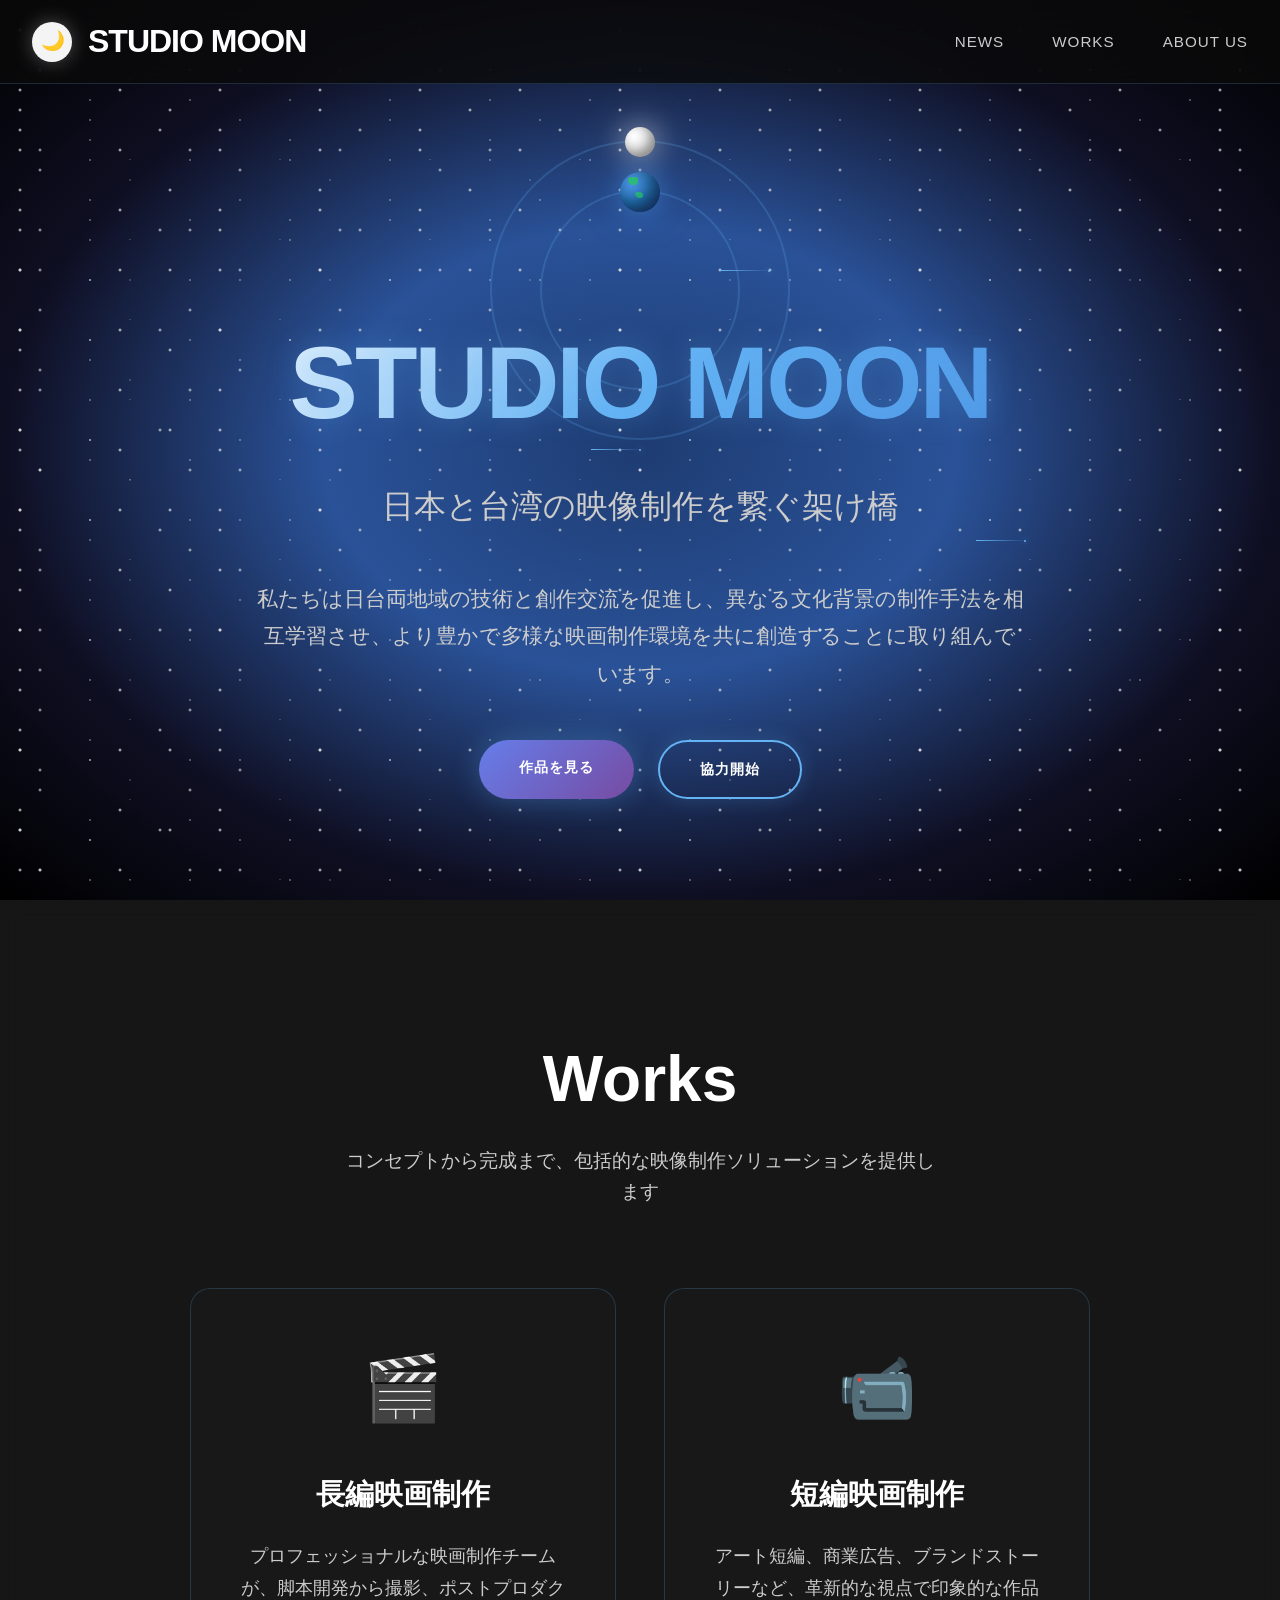
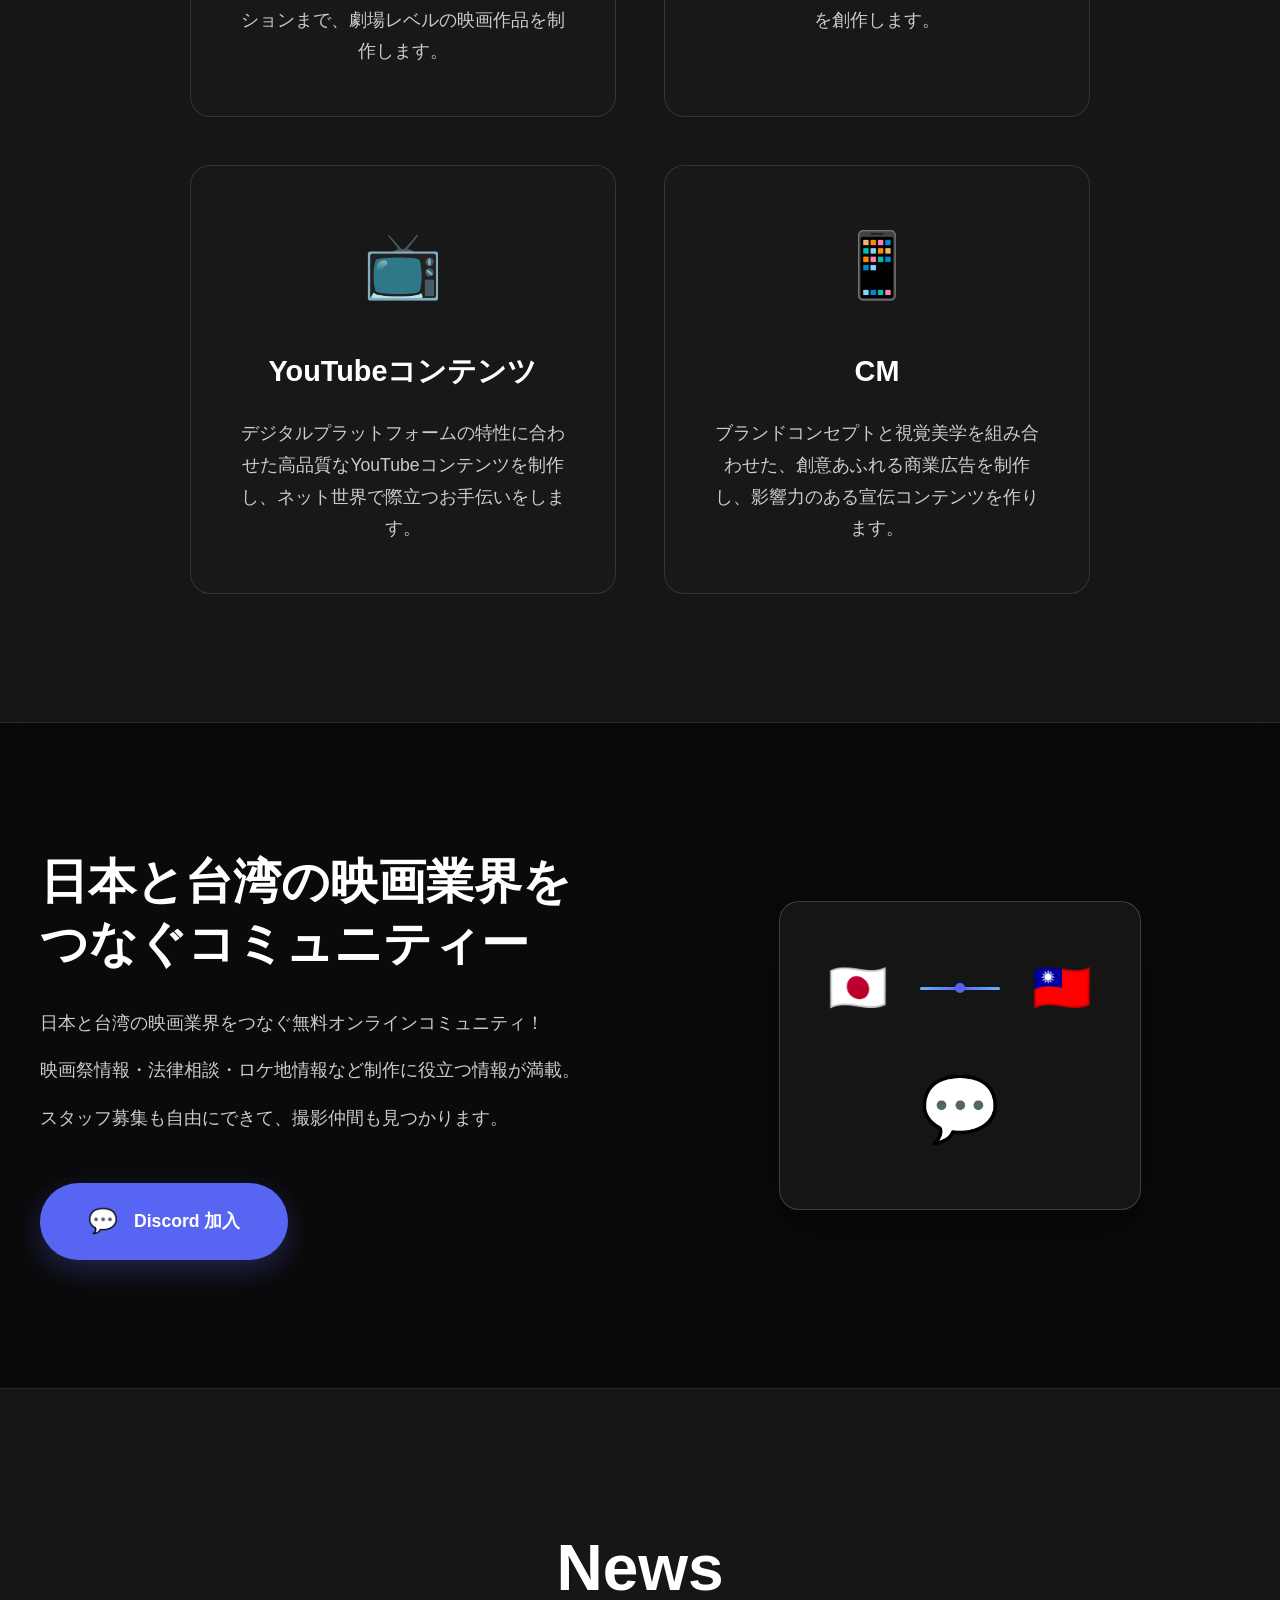
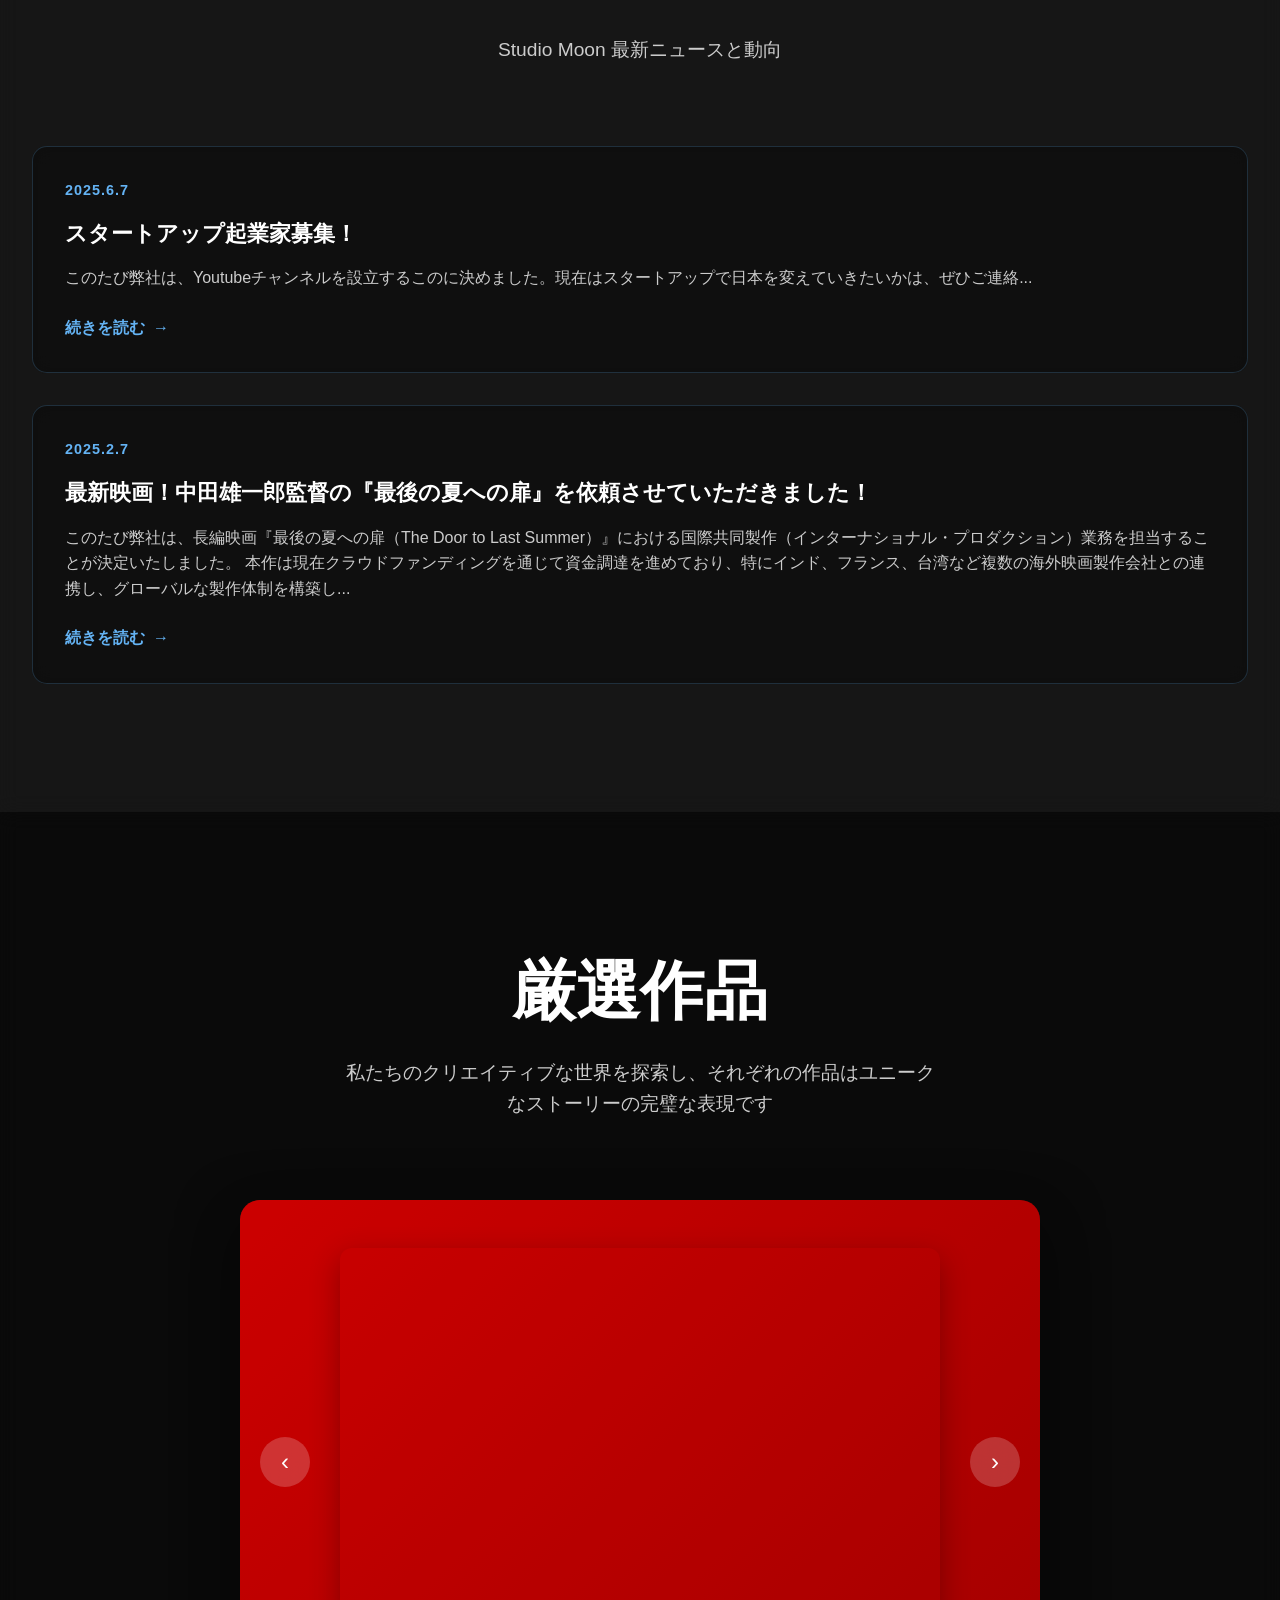
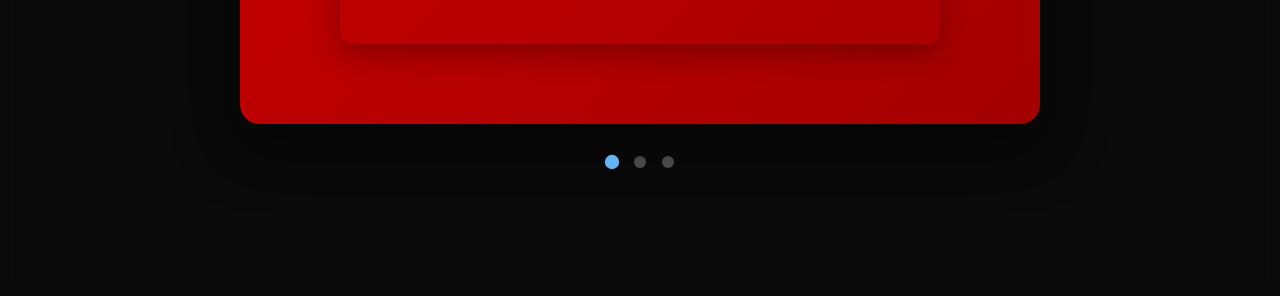
<file: index.html>
<!DOCTYPE html>
<html lang="ja">
<head>
    <meta charset="UTF-8">
    <meta name="viewport" content="width=device-width, initial-scale=1.0">
    <title>Studio Moon | プロフェッショナル映像制作</title>
    <style>
        * {
            margin: 0;
            padding: 0;
            box-sizing: border-box;
        }

        :root {
            --primary-color: #0a0a0a;
            --secondary-color: #1a1a1a;
            --accent-color: #64b3f4;
            --moon-color: #f4f4f4;
            --earth-color: #4a90e2;
            --text-light: #ffffff;
            --text-gray: #cccccc;
            --gradient-primary: linear-gradient(135deg, #667eea 0%, #764ba2 100%);
            --space-gradient: radial-gradient(ellipse at center, #1e3c72 0%, #2a5298 35%, #0f0f23 70%, #000000 100%);
        }

        body {
            font-family: 'Helvetica Neue', Arial, sans-serif;
            line-height: 1.6;
            color: var(--text-light);
            background: var(--primary-color);
            overflow-x: hidden;
        }

        /* Stars Background */
        .stars-container {
            position: fixed;
            top: 0;
            left: 0;
            width: 100%;
            height: 100%;
            z-index: -1;
            background: var(--space-gradient);
        }

        .stars {
            position: absolute;
            top: 0;
            left: 0;
            width: 100%;
            height: 100%;
            background-image: 
                radial-gradient(2px 2px at 20px 30px, #eee, transparent),
                radial-gradient(2px 2px at 40px 70px, rgba(255,255,255,0.8), transparent),
                radial-gradient(1px 1px at 90px 40px, #fff, transparent),
                radial-gradient(1px 1px at 130px 80px, rgba(255,255,255,0.6), transparent),
                radial-gradient(2px 2px at 160px 30px, #ddd, transparent);
            background-repeat: repeat;
            background-size: 200px 100px;
            animation: sparkle 3s linear infinite;
        }

        .stars:nth-child(2) {
            background-size: 150px 80px;
            animation: sparkle 4s linear infinite reverse;
        }

        .stars:nth-child(3) {
            background-size: 100px 60px;
            animation: sparkle 5s linear infinite;
        }

        /* Loading Animation */
        .loader {
            position: fixed;
            top: 0;
            left: 0;
            width: 100%;
            height: 100%;
            background: var(--space-gradient);
            z-index: 9999;
            display: flex;
            align-items: center;
            justify-content: center;
            animation: fadeOut 2s ease 1s forwards;
        }

        .loader-content {
            text-align: center;
        }

        .loader-logo {
            font-size: 3rem;
            margin-bottom: 1rem;
            animation: pulse 2s infinite;
        }

        /* Navigation */
        .navbar {
            position: fixed;
            top: 0;
            width: 100%;
            padding: 1rem 0;
            background: rgba(10, 10, 10, 0.8);
            backdrop-filter: blur(20px);
            z-index: 1000;
            transition: all 0.3s ease;
            border-bottom: 1px solid rgba(100, 179, 244, 0.2);
        }

        .navbar.scrolled {
            background: rgba(10, 10, 10, 0.95);
            box-shadow: 0 2px 30px rgba(100, 179, 244, 0.1);
        }

        .nav-container {
            max-width: 1400px;
            margin: 0 auto;
            display: flex;
            justify-content: space-between;
            align-items: center;
            padding: 0 2rem;
        }

        .logo {
            font-size: 2rem;
            font-weight: 800;
            color: var(--text-light);
            text-decoration: none;
            display: flex;
            align-items: center;
            letter-spacing: -1px;
        }

        .logo-icon {
            width: 40px;
            height: 40px;
            background: var(--moon-color);
            border-radius: 50%;
            display: flex;
            align-items: center;
            justify-content: center;
            margin-right: 1rem;
            font-size: 1.2rem;
            box-shadow: 0 0 20px rgba(244, 244, 244, 0.3);
        }

        .nav-menu {
            display: flex;
            list-style: none;
            gap: 3rem;
        }

        .nav-menu a {
            color: var(--text-gray);
            text-decoration: none;
            font-weight: 500;
            font-size: 0.95rem;
            text-transform: uppercase;
            letter-spacing: 1px;
            transition: all 0.3s ease;
            position: relative;
        }

        .nav-menu a::after {
            content: '';
            position: absolute;
            bottom: -5px;
            left: 0;
            width: 0;
            height: 2px;
            background: var(--accent-color);
            transition: width 0.3s ease;
        }

        .nav-menu a:hover {
            color: var(--text-light);
        }

        .nav-menu a:hover::after {
            width: 100%;
        }

        /* Hero Section */
        .hero {
            height: 100vh;
            position: relative;
            display: flex;
            align-items: center;
            justify-content: center;
            background: transparent;
            overflow: hidden;
        }

        /* Solar System Animation */
        .solar-system {
            position: absolute;
            top: 10%;
            left: 50%;
            transform: translateX(-50%);
            width: 400px;
            height: 400px;
            z-index: 1;
        }

        .orbit {
            position: absolute;
            top: 50%;
            left: 50%;
            border: 2px solid rgba(100, 179, 244, 0.2);
            border-radius: 50%;
            transform: translate(-50%, -50%);
        }

        .earth-orbit {
            width: 200px;
            height: 200px;
            animation: rotate 20s linear infinite;
        }

        .moon-orbit {
            width: 300px;
            height: 300px;
            animation: rotate 30s linear infinite reverse;
        }

        .earth {
            position: absolute;
            top: -20px;
            left: 50%;
            transform: translateX(-50%);
            width: 40px;
            height: 40px;
            background: radial-gradient(circle at 30% 30%, #4a90e2, #2171b5, #1e3a8a);
            border-radius: 50%;
            box-shadow: 
                0 0 25px rgba(74, 144, 226, 0.5),
                0 0 50px rgba(74, 144, 226, 0.2),
                inset -8px -8px 15px rgba(0, 0, 0, 0.4);
            position: relative;
        }

        .earth::before {
            content: '';
            position: absolute;
            top: 5px;
            left: 8px;
            width: 10px;
            height: 8px;
            background: #22c55e;
            border-radius: 50% 30% 50% 70%;
            opacity: 0.8;
        }

        .earth::after {
            content: '';
            position: absolute;
            top: 20px;
            left: 15px;
            width: 8px;
            height: 6px;
            background: #22c55e;
            border-radius: 40% 60% 40% 80%;
            opacity: 0.7;
        }

        .moon {
            position: absolute;
            top: -15px;
            left: 50%;
            transform: translateX(-50%);
            width: 30px;
            height: 30px;
            background: radial-gradient(circle at 30% 30%, #ffffff, #e0e0e0, #c0c0c0);
            border-radius: 50%;
            box-shadow: 
                0 0 30px rgba(255, 255, 255, 0.6),
                0 0 60px rgba(255, 255, 255, 0.3),
                inset -5px -5px 10px rgba(0, 0, 0, 0.3);
        }

        /* Shooting Stars */
        .shooting-star {
            position: absolute;
            width: 2px;
            height: 2px;
            background: var(--accent-color);
            border-radius: 50%;
            box-shadow: 0 0 6px var(--accent-color);
        }

        .shooting-star::before {
            content: '';
            position: absolute;
            top: 0;
            right: 0;
            width: 50px;
            height: 1px;
            background: linear-gradient(to right, var(--accent-color), transparent);
        }

        .shooting-star:nth-child(1) {
            top: 20%;
            left: 10%;
            animation: shoot 3s linear infinite;
        }

        .shooting-star:nth-child(2) {
            top: 60%;
            left: 80%;
            animation: shoot 4s linear infinite 1s;
        }

        .shooting-star:nth-child(3) {
            top: 30%;
            left: 60%;
            animation: shoot 5s linear infinite 2s;
        }

        .hero-content {
            position: relative;
            z-index: 3;
            text-align: center;
            max-width: 1000px;
            padding: 0 2rem;
            margin-top: 200px;
        }

        .hero-title {
            font-size: clamp(3rem, 8vw, 8rem);
            font-weight: 900;
            margin-bottom: 1rem;
            background: linear-gradient(135deg, #ffffff 0%, #64b3f4 50%, #4a90e2 100%);
            background-clip: text;
            -webkit-background-clip: text;
            -webkit-text-fill-color: transparent;
            animation: slideUp 1.5s ease;
            letter-spacing: -3px;
            text-shadow: 0 0 30px rgba(100, 179, 244, 0.3);
        }

        .hero-subtitle {
            font-size: clamp(1.2rem, 3vw, 2rem);
            margin-bottom: 3rem;
            color: var(--text-gray);
            animation: slideUp 1.5s ease 0.3s both;
            font-weight: 300;
        }

        .hero-vision {
            margin-bottom: 3rem;
            max-width: 800px;
            animation: slideUp 1.5s ease 0.4s both;
        }

        .vision-text {
            font-size: clamp(1rem, 2vw, 1.3rem);
            line-height: 1.8;
            color: var(--text-gray);
            font-weight: 300;
            text-align: center;
            padding: 0 1rem;
        }

        .hero-cta {
            display: inline-flex;
            gap: 1.5rem;
            animation: slideUp 1.5s ease 0.7s both;
        }

        .btn {
            padding: 1rem 2.5rem;
            border: none;
            border-radius: 50px;
            font-weight: 600;
            text-decoration: none;
            text-transform: uppercase;
            letter-spacing: 1px;
            transition: all 0.4s ease;
            cursor: pointer;
            font-size: 0.9rem;
        }

        .btn-primary {
            background: var(--gradient-primary);
            color: white;
            box-shadow: 0 0 30px rgba(100, 179, 244, 0.3);
        }

        .btn-outline {
            background: transparent;
            color: var(--text-light);
            border: 2px solid var(--accent-color);
            box-shadow: 0 0 20px rgba(100, 179, 244, 0.2);
        }

        .btn:hover {
            transform: translateY(-3px);
            box-shadow: 0 15px 35px rgba(100, 179, 244, 0.4);
        }

        /* Sections */
        .section {
            padding: 8rem 0;
            position: relative;
        }

        .container {
            max-width: 1400px;
            margin: 0 auto;
            padding: 0 2rem;
        }

        .section-header {
            text-align: center;
            margin-bottom: 5rem;
        }

        .section-title {
            font-size: clamp(2.5rem, 5vw, 4rem);
            font-weight: 800;
            margin-bottom: 1rem;
            color: var(--text-light);
        }

        .section-subtitle {
            font-size: 1.2rem;
            color: var(--text-gray);
            max-width: 600px;
            margin: 0 auto;
        }

        /* Discord Community Section */
        .community {
            background: rgba(10, 10, 10, 0.8);
            backdrop-filter: blur(10px);
            border-top: 1px solid rgba(100, 179, 244, 0.2);
            border-bottom: 1px solid rgba(100, 179, 244, 0.2);
        }

        .community-content {
            display: grid;
            grid-template-columns: 1fr 1fr;
            gap: 5rem;
            align-items: center;
            max-width: 1200px;
            margin: 0 auto;
        }

        .community-title {
            font-size: clamp(2rem, 4vw, 3rem);
            font-weight: 800;
            color: var(--text-light);
            margin-bottom: 2rem;
            line-height: 1.3;
        }

        .community-description {
            margin-bottom: 3rem;
        }

        .community-description p {
            font-size: 1.1rem;
            line-height: 1.8;
            color: var(--text-gray);
            margin-bottom: 1rem;
        }

        .discord-btn {
            display: inline-flex;
            align-items: center;
            gap: 1rem;
            background: #5865f2;
            color: white;
            padding: 1.2rem 3rem;
            border-radius: 50px;
            text-decoration: none;
            font-weight: 700;
            font-size: 1.1rem;
            transition: all 0.3s ease;
            box-shadow: 0 10px 30px rgba(88, 101, 242, 0.3);
        }

        .discord-btn:hover {
            background: #4752c4;
            transform: translateY(-3px);
            box-shadow: 0 15px 40px rgba(88, 101, 242, 0.4);
        }

        .discord-icon {
            font-size: 1.5rem;
        }

        .community-visual {
            display: flex;
            justify-content: center;
            align-items: center;
        }

        .discord-preview {
            background: rgba(26, 26, 26, 0.8);
            border: 1px solid rgba(100, 179, 244, 0.3);
            border-radius: 20px;
            padding: 3rem;
            text-align: center;
            backdrop-filter: blur(10px);
            box-shadow: 0 20px 40px rgba(0, 0, 0, 0.3);
        }

        .flag-container {
            display: flex;
            align-items: center;
            justify-content: center;
            gap: 2rem;
            margin-bottom: 2rem;
        }

        .flag {
            font-size: 3rem;
            animation: float 3s ease-in-out infinite;
        }

        .japan-flag {
            animation-delay: 0s;
        }

        .taiwan-flag {
            animation-delay: 1.5s;
        }

        .connection-line {
            width: 80px;
            height: 3px;
            background: linear-gradient(90deg, var(--accent-color), #5865f2, var(--accent-color));
            border-radius: 2px;
            position: relative;
            animation: pulse 2s infinite;
        }

        .connection-line::before {
            content: '';
            position: absolute;
            top: 50%;
            left: 50%;
            transform: translate(-50%, -50%);
            width: 10px;
            height: 10px;
            background: #5865f2;
            border-radius: 50%;
            animation: pulse 2s infinite;
        }

        .discord-logo {
            font-size: 4rem;
            color: #5865f2;
            animation: bounce 2s infinite;
        }

        /* News Section */
        .news {
            background: rgba(26, 26, 26, 0.8);
            backdrop-filter: blur(10px);
        }

        .news-grid {
            display: grid;
            gap: 2rem;
            margin-top: 4rem;
        }

        .news-item {
            background: rgba(10, 10, 10, 0.6);
            border: 1px solid rgba(100, 179, 244, 0.2);
            border-radius: 15px;
            padding: 2rem;
            transition: all 0.3s ease;
            backdrop-filter: blur(10px);
        }

        .news-item:hover {
            border-color: var(--accent-color);
            transform: translateY(-5px);
            box-shadow: 0 15px 30px rgba(100, 179, 244, 0.2);
        }

        .news-date {
            color: var(--accent-color);
            font-size: 0.9rem;
            font-weight: 600;
            margin-bottom: 1rem;
            text-transform: uppercase;
            letter-spacing: 1px;
        }

        .news-title {
            color: var(--text-light);
            font-size: 1.4rem;
            font-weight: 700;
            margin-bottom: 1rem;
            line-height: 1.4;
        }

        .news-excerpt {
            color: var(--text-gray);
            line-height: 1.6;
            margin-bottom: 1.5rem;
        }

        .news-link {
            color: var(--accent-color);
            text-decoration: none;
            font-weight: 600;
            transition: all 0.3s ease;
            position: relative;
        }

        .news-link::after {
            content: '→';
            margin-left: 0.5rem;
            transition: transform 0.3s ease;
        }

        .news-link:hover {
            color: var(--text-light);
        }

        .news-link:hover::after {
            transform: translateX(5px);
        }

        .news-more {
            text-align: center;
            margin-top: 3rem;
        }

        /* Services responsive update */
        .services {
            background: rgba(26, 26, 26, 0.8);
            backdrop-filter: blur(10px);
        }

        .services-grid {
            display: grid;
            grid-template-columns: repeat(2, 1fr);
            gap: 3rem;
            max-width: 900px;
            margin: 0 auto;
        }

        .service-card {
            background: rgba(26, 26, 26, 0.8);
            border-radius: 20px;
            padding: 3rem;
            text-align: center;
            transition: all 0.4s ease;
            border: 1px solid rgba(100, 179, 244, 0.2);
            position: relative;
            overflow: hidden;
            backdrop-filter: blur(10px);
        }

        .service-card::before {
            content: '';
            position: absolute;
            top: 0;
            left: 0;
            width: 100%;
            height: 100%;
            background: var(--gradient-primary);
            opacity: 0;
            transition: opacity 0.4s ease;
            z-index: 1;
        }

        .service-card:hover::before {
            opacity: 0.1;
        }

        .service-card:hover {
            transform: translateY(-10px);
            box-shadow: 0 30px 60px rgba(100, 179, 244, 0.2);
            border-color: var(--accent-color);
        }

        .service-card > * {
            position: relative;
            z-index: 2;
        }

        .service-icon {
            font-size: 4rem;
            margin-bottom: 2rem;
            display: block;
        }

        .service-card h3 {
            font-size: 1.8rem;
            font-weight: 700;
            margin-bottom: 1.5rem;
            color: var(--text-light);
        }

        .service-card p {
            color: var(--text-gray);
            line-height: 1.8;
            font-size: 1.1rem;
        }

        /* Portfolio Section - 修復部分 */
        .portfolio {
            background: rgba(10, 10, 10, 0.8);
            backdrop-filter: blur(10px);
        }

        .portfolio-slider {
            position: relative;
            max-width: 800px;
            margin: 4rem auto 0;
            overflow: hidden;
            border-radius: 20px;
            box-shadow: 0 20px 60px rgba(0, 0, 0, 0.5);
        }

        .portfolio-slides {
            display: flex;
            transition: transform 0.5s ease-in-out;
        }

        .portfolio-slide {
            min-width: 100%;
            position: relative;
            flex-shrink: 0;
        }

        .portfolio-slide.youtube-slide {
            background: linear-gradient(135deg, #ff0000, #cc0000);
        }

        .portfolio-slide.movie-slide {
            background: linear-gradient(135deg, #667eea, #764ba2);
        }

        .portfolio-slide.coming-soon-slide {
            background: linear-gradient(135deg, #ffd700, #ffb300);
        }

        .slide-content {
            display: flex;
            flex-direction: column;
            align-items: center;
            justify-content: center;
            text-align: center;
            padding: 3rem;
            color: white;
            position: relative;
            overflow: hidden;
            min-height: 500px;
        }

        .slide-content::before {
            content: '';
            position: absolute;
            top: 0;
            left: 0;
            right: 0;
            bottom: 0;
            background: rgba(0, 0, 0, 0.2);
            z-index: 1;
        }

        .slide-content > * {
            position: relative;
            z-index: 2;
        }

        /* 影片容器 - 16:9 響應式 */
        .video-container {
            position: relative;
            width: 100%;
            max-width: 600px;
            height: 0;
            padding-bottom: 56.25%; /* 標準16:9比例 */
            margin-bottom: 2rem;
            border-radius: 12px;
            overflow: hidden;
            box-shadow: 0 10px 30px rgba(0,0,0,0.3);
        }

        .video-container iframe {
            position: absolute;
            top: 0;
            left: 0;
            width: 100%;
            height: 100%;
            border: none;
        }

        /* 圖片樣式 */
        .slide-image {
            margin-bottom: 2rem;
        }

        .slide-image img {
            max-width: 400px;
            width: 100%;
            height: auto;
            border-radius: 12px;
            box-shadow: 0 10px 30px rgba(0,0,0,0.3);
        }

        .slide-icon {
            font-size: 5rem;
            margin-bottom: 2rem;
            opacity: 0.9;
        }

        .slide-title {
            font-size: 2rem;
            font-weight: 800;
            margin-bottom: 1rem;
            text-shadow: 0 2px 10px rgba(0, 0, 0, 0.5);
        }

        .slide-description {
            font-size: 1.1rem;
            line-height: 1.6;
            max-width: 500px;
            opacity: 0.9;
            text-shadow: 0 1px 5px rgba(0, 0, 0, 0.5);
        }

        .youtube-link {
            color: inherit;
            text-decoration: none;
            display: block;
            width: 100%;
            height: 100%;
        }

        .youtube-slide:hover .slide-content {
            transform: scale(1.02);
            transition: transform 0.3s ease;
        }

        /* Navigation buttons */
        .portfolio-nav {
            position: absolute;
            top: 50%;
            transform: translateY(-50%);
            background: rgba(255, 255, 255, 0.2);
            border: none;
            color: white;
            width: 50px;
            height: 50px;
            border-radius: 50%;
            cursor: pointer;
            transition: all 0.3s ease;
            backdrop-filter: blur(10px);
            z-index: 10;
            font-size: 1.5rem;
        }

        .portfolio-nav:hover {
            background: rgba(255, 255, 255, 0.3);
            transform: translateY(-50%) scale(1.1);
        }

        .portfolio-nav.prev {
            left: 20px;
        }

        .portfolio-nav.next {
            right: 20px;
        }

        /* Dots indicator */
        .portfolio-dots {
            display: flex;
            justify-content: center;
            gap: 1rem;
            margin-top: 2rem;
        }

        .dot {
            width: 12px;
            height: 12px;
            border-radius: 50%;
            background: rgba(255, 255, 255, 0.3);
            cursor: pointer;
            transition: all 0.3s ease;
        }

        .dot.active {
            background: var(--accent-color);
            transform: scale(1.2);
        }

        /* Footer */
        .footer {
            background: rgba(26, 26, 26, 0.95);
            padding: 4rem 0 2rem;
            border-top: 1px solid rgba(100, 179, 244, 0.2);
            backdrop-filter: blur(10px);
        }

        .footer-content {
            max-width: 1400px;
            margin: 0 auto;
            padding: 0 2rem;
        }

        .footer-main {
            display: grid;
            grid-template-columns: 2fr 1fr 1fr 1fr;
            gap: 3rem;
            margin-bottom: 3rem;
        }

        .footer-brand {
            max-width: 400px;
        }

        .footer-logo {
            display: flex;
            align-items: center;
            margin-bottom: 1.5rem;
            color: var(--text-light);
            text-decoration: none;
        }

        .footer-logo .logo-icon {
            margin-right: 1rem;
        }

        .footer-logo-text {
            font-size: 1.5rem;
            font-weight: 800;
        }

        .footer-description {
            color: var(--text-gray);
            line-height: 1.6;
            margin-bottom: 2rem;
        }

        .footer-section h4 {
            color: var(--text-light);
            font-size: 1.2rem;
            font-weight: 700;
            margin-bottom: 1.5rem;
        }

        .footer-links {
            list-style: none;
        }

        .footer-links li {
            margin-bottom: 0.8rem;
        }

        .footer-links a {
            color: var(--text-gray);
            text-decoration: none;
            transition: color 0.3s ease;
        }

        .footer-links a:hover {
            color: var(--accent-color);
        }

        .footer-social {
            display: flex;
            gap: 1rem;
            margin-top: 1rem;
        }

        .social-link {
            width: 40px;
            height: 40px;
            background: rgba(100, 179, 244, 0.2);
            border-radius: 50%;
            display: flex;
            align-items: center;
            justify-content: center;
            color: var(--text-light);
            text-decoration: none;
            transition: all 0.3s ease;
            border: 1px solid rgba(100, 179, 244, 0.3);
        }

        .social-link:hover {
            background: var(--accent-color);
            transform: translateY(-3px);
            box-shadow: 0 10px 20px rgba(100, 179, 244, 0.3);
        }

        .footer-bottom {
            text-align: center;
            padding-top: 2rem;
            border-top: 1px solid rgba(100, 179, 244, 0.2);
            color: var(--text-gray);
        }

        /* Contact Section */
        .about {
            background: rgba(26, 26, 26, 0.8);
            backdrop-filter: blur(10px);
        }

        .about-content {
            display: grid;
            grid-template-columns: 1fr 1fr;
            gap: 5rem;
            align-items: center;
        }

        .about-text {
            font-size: 1.2rem;
            line-height: 1.8;
            color: var(--text-gray);
        }

        .about-text h3 {
            font-size: 2rem;
            color: var(--text-light);
            margin-bottom: 2rem;
            font-weight: 700;
        }

        .about-stats {
            display: grid;
            grid-template-columns: repeat(2, 1fr);
            gap: 2rem;
            margin-top: 3rem;
        }

        .stat-item {
            text-align: center;
        }

        .stat-number {
            font-size: 3rem;
            font-weight: 900;
            color: var(--accent-color);
            display: block;
            text-shadow: 0 0 20px rgba(100, 179, 244, 0.3);
        }

        .stat-label {
            color: var(--text-gray);
            font-size: 0.9rem;
            text-transform: uppercase;
            letter-spacing: 1px;
        }

        .about-image {
            background: var(--gradient-primary);
            height: 500px;
            border-radius: 20px;
            display: flex;
            align-items: center;
            justify-content: center;
            font-size: 6rem;
            position: relative;
            overflow: hidden;
            box-shadow: 0 0 50px rgba(100, 179, 244, 0.3);
        }

        /* Contact Section */
        .contact {
            background: rgba(10, 10, 10, 0.8);
            backdrop-filter: blur(10px);
        }

        .contact-content {
            max-width: 800px;
            margin: 0 auto;
            text-align: center;
        }

        .contact-form {
            display: grid;
            gap: 2rem;
            margin-top: 3rem;
        }

        .form-group {
            display: flex;
            gap: 2rem;
        }

        .form-group input,
        .contact-form textarea {
            flex: 1;
            padding: 1.5rem;
            background: rgba(26, 26, 26, 0.8);
            border: 1px solid rgba(100, 179, 244, 0.3);
            border-radius: 10px;
            color: var(--text-light);
            font-size: 1rem;
            backdrop-filter: blur(10px);
        }

        .contact-form textarea {
            min-height: 150px;
            resize: vertical;
        }

        .form-group input::placeholder,
        .contact-form textarea::placeholder {
            color: var(--text-gray);
        }

        .form-group input:focus,
        .contact-form textarea:focus {
            outline: none;
            border-color: var(--accent-color);
            box-shadow: 0 0 20px rgba(100, 179, 244, 0.2);
        }

        .contact-info {
            display: grid;
            grid-template-columns: repeat(auto-fit, minmax(250px, 1fr));
            gap: 2rem;
            margin-top: 4rem;
        }

        .contact-item {
            background: rgba(26, 26, 26, 0.8);
            padding: 2rem;
            border-radius: 15px;
            text-align: center;
            border: 1px solid rgba(100, 179, 244, 0.2);
            backdrop-filter: blur(10px);
        }

        .contact-item h4 {
            color: var(--text-light);
            margin-bottom: 1rem;
            font-size: 1.2rem;
        }

        .contact-item p {
            color: var(--text-gray);
        }

        /* Animations */
        @keyframes rotate {
            from { transform: translate(-50%, -50%) rotate(0deg); }
            to { transform: translate(-50%, -50%) rotate(360deg); }
        }

        @keyframes slideUp {
            from {
                opacity: 0;
                transform: translateY(50px);
            }
            to {
                opacity: 1;
                transform: translateY(0);
            }
        }

        @keyframes sparkle {
            0%, 100% { opacity: 1; }
            50% { opacity: 0.5; }
        }

        @keyframes shoot {
            0% {
                transform: translateX(0) translateY(0);
                opacity: 1;
            }
            100% {
                transform: translateX(300px) translateY(100px);
                opacity: 0;
            }
        }

        @keyframes pulse {
            0%, 100% { transform: scale(1); }
            50% { transform: scale(1.1); }
        }

        @keyframes fadeOut {
            to {
                opacity: 0;
                visibility: hidden;
            }
        }

        @keyframes bounce {
            0%, 20%, 50%, 80%, 100% { transform: translateY(0); }
            40% { transform: translateY(-10px); }
            60% { transform: translateY(-5px); }
        }

        @keyframes float {
            0%, 100% { transform: translateY(0); }
            50% { transform: translateY(-10px); }
        }

        /* Mobile Responsive */
        @media (max-width: 768px) {
            .nav-menu {
                display: none;
            }

            .solar-system {
                width: 300px;
                height: 300px;
            }

            .moon-orbit {
                width: 150px;
                height: 150px;
            }

            .earth-orbit {
                width: 200px;
                height: 200px;
            }

            .community-content {
                grid-template-columns: 1fr;
                gap: 3rem;
                text-align: center;
            }

            .services-grid {
                grid-template-columns: 1fr;
            }

            .portfolio-slider {
                max-width: 100%;
                margin: 2rem auto 0;
            }

            .slide-content {
                min-height: 400px;
                padding: 2rem;
            }

            .slide-icon {
                font-size: 3rem;
                margin-bottom: 1rem;
            }

            .slide-title {
                font-size: 1.8rem;
                margin-bottom: 0.8rem;
            }

            .slide-description {
                font-size: 1rem;
            }

            .portfolio-nav {
                width: 40px;
                height: 40px;
            }

            .footer-main {
                grid-template-columns: 1fr;
                gap: 2rem;
                text-align: center;
            }

            .footer-social {
                justify-content: center;
            }

            .about-content {
                grid-template-columns: 1fr;
                gap: 3rem;
            }

            .form-group {
                flex-direction: column;
            }

            .footer-content {
                flex-direction: column;
                gap: 2rem;
            }

            .hero-cta {
                flex-direction: column;
                align-items: center;
            }

            .video-container {
                max-width: 100%;
                padding-bottom: 56.25%; /* 手機上使用完整16:9比例 */
            }
        }

        /* Smooth scrolling */
        html {
            scroll-behavior: smooth;
        }

        /* Custom scrollbar */
        ::-webkit-scrollbar {
            width: 8px;
        }

        ::-webkit-scrollbar-track {
            background: var(--primary-color);
        }

        ::-webkit-scrollbar-thumb {
            background: var(--gradient-primary);
            border-radius: 4px;
        }
    </style>
</head>
<body>
    <!-- Stars Background -->
    <div class="stars-container">
        <div class="stars"></div>
        <div class="stars"></div>
        <div class="stars"></div>
    </div>

    <!-- Loader -->
    <div class="loader">
        <div class="loader-content">
            <div class="loader-logo">🌙</div>
            <h2>STUDIO MOON</h2>
        </div>
    </div>

    <!-- Navigation -->
    <nav class="navbar">
        <div class="nav-container">
            <a href="index.html" class="logo">
                <div class="logo-icon">🌙</div>
                STUDIO MOON
            </a>
            <ul class="nav-menu">
                <li><a href="news.html">News</a></li>
                <li><a href="works.html">Works</a></li>
                <li><a href="about.html">About us</a></li>
            </ul>
        </div>
    </nav>

    <!-- Hero Section -->
    <section id="home" class="hero">
        <!-- Solar System Animation -->
        <div class="solar-system">
            <div class="orbit earth-orbit">
                <div class="earth"></div>
            </div>
            <div class="orbit moon-orbit">
                <div class="moon"></div>
            </div>
        </div>

        <!-- Shooting Stars -->
        <div class="shooting-star"></div>
        <div class="shooting-star"></div>
        <div class="shooting-star"></div>

        <div class="hero-content">
            <h1 class="hero-title">STUDIO MOON</h1>
            <p class="hero-subtitle">日本と台湾の映像制作を繋ぐ架け橋</p>
            <div class="hero-vision">
                <p class="vision-text">私たちは日台両地域の技術と創作交流を促進し、異なる文化背景の制作手法を相互学習させ、より豊かで多様な映画制作環境を共に創造することに取り組んでいます。</p>
            </div>
            <div class="hero-cta">
                <a href="#portfolio" class="btn btn-primary">作品を見る</a>
                <a href="#contact" class="btn btn-outline">協力開始</a>
            </div>
        </div>
    </section>

    <!-- Services Section -->
    <section id="services" class="section services">
        <div class="container">
            <div class="section-header">
                <h2 class="section-title">Works</h2>
                <p class="section-subtitle">コンセプトから完成まで、包括的な映像制作ソリューションを提供します</p>
            </div>
            <div class="services-grid">
                <div class="service-card">
                    <span class="service-icon">🎬</span>
                    <h3>長編映画制作</h3>
                    <p>プロフェッショナルな映画制作チームが、脚本開発から撮影、ポストプロダクションまで、劇場レベルの映画作品を制作します。</p>
                </div>
                <div class="service-card">
                    <span class="service-icon">📹</span>
                    <h3>短編映画制作</h3>
                    <p>アート短編、商業広告、ブランドストーリーなど、革新的な視点で印象的な作品を創作します。</p>
                </div>
                <div class="service-card">
                    <span class="service-icon">📺</span>
                    <h3>YouTubeコンテンツ</h3>
                    <p>デジタルプラットフォームの特性に合わせた高品質なYouTubeコンテンツを制作し、ネット世界で際立つお手伝いをします。</p>
                </div>
                <div class="service-card">
                    <span class="service-icon">📱</span>
                    <h3>CM</h3>
                    <p>ブランドコンセプトと視覚美学を組み合わせた、創意あふれる商業広告を制作し、影響力のある宣伝コンテンツを作ります。</p>
                </div>
            </div>
        </div>
    </section>

    <!-- Discord Community Section -->
    <section id="community" class="section community">
        <div class="container">
            <div class="community-content">
                <div class="community-info">
                    <h2 class="community-title">日本と台湾の映画業界をつなぐコミュニティー</h2>
                    <div class="community-description">
                        <p>日本と台湾の映画業界をつなぐ無料オンラインコミュニティ！</p>
                        <p>映画祭情報・法律相談・ロケ地情報など制作に役立つ情報が満載。</p>
                        <p>スタッフ募集も自由にできて、撮影仲間も見つかります。</p>
                    </div>
                    <a href="#" class="discord-btn">
                        <span class="discord-icon">💬</span>
                        Discord 加入
                    </a>
                </div>
                <div class="community-visual">
                    <div class="discord-preview">
                        <div class="flag-container">
                            <div class="flag japan-flag">🇯🇵</div>
                            <div class="connection-line"></div>
                            <div class="flag taiwan-flag">🇹🇼</div>
                        </div>
                        <div class="discord-logo">💬</div>
                    </div>
                </div>
            </div>
        </div>
    </section>

    <!-- News Section -->
    <section id="news" class="section news">
        <div class="container">
            <div class="section-header">
                <h2 class="section-title">News</h2>
                <p class="section-subtitle">Studio Moon 最新ニュースと動向</p>
            </div>
            <div class="news-grid">
                <article class="news-item">
                    <div class="news-date">2025.6.7</div>
                    <h3 class="news-title">スタートアップ起業家募集！</h3>
                    <p class="news-excerpt">このたび弊社は、Youtubeチャンネルを設立するこのに決めました。現在はスタートアップで日本を変えていきたいかは、ぜひご連絡...</p>
                    <a href="news.html" class="news-link">続きを読む</a>
                </article>
                <article class="news-item">
                    <div class="news-date">2025.2.7</div>
                    <h3 class="news-title"> 最新映画！中田雄一郎監督の『最後の夏への扉』を依頼させていただきました！ </h3>
                    <p class="news-excerpt">このたび弊社は、長編映画『最後の夏への扉（The Door to Last Summer）』における国際共同製作（インターナショナル・プロダクション）業務を担当することが決定いたしました。
本作は現在クラウドファンディングを通じて資金調達を進めており、特にインド、フランス、台湾など複数の海外映画製作会社との連携し、グローバルな製作体制を構築し...</p>
                    <a href="news.html" class="news-link">続きを読む</a>
                </article>
            </div>
        </div>
    </section>

    <!-- Portfolio Section - 修復的部分 -->
    <section id="portfolio" class="section portfolio">
        <div class="container">
            <div class="section-header">
                <h2 class="section-title">厳選作品</h2>
                <p class="section-subtitle">私たちのクリエイティブな世界を探索し、それぞれの作品はユニークなストーリーの完璧な表現です</p>
            </div>
            
            <div class="portfolio-slider">
                <div class="portfolio-slides" id="portfolioSlides">
                    <!-- YouTubeチャンネルページ -->
                    <div class="portfolio-slide youtube-slide">
                        <div class="slide-content">
                            <div class="video-container">
                                <iframe 
                                    src="https://www.youtube.com/embed/3iOVC2YhPM8" 
                                    title="YouTube video player" 
                                    allow="accelerometer; autoplay; clipboard-write; encrypted-media; gyroscope; picture-in-picture; web-share" 
                                    allowfullscreen>
                                </iframe>
                            </div>
                        </div>
                    </div>
                    
                    <!-- スタッフ過去の事績ページ -->
                    <div class="portfolio-slide movie-slide">
                        <div class="slide-content">
                            <div class="slide-image">
                                <img src="images/outside.webp" alt="最新映画開発">
                            </div>
                            <h3 class="slide-title">映画開発</h3>
                            <p class="slide-description">中田雄一郎監督の映画開発、資金調達を進行中。</p>
                        </div>
                    </div>
                    
                    <!-- お楽しみに ページ -->
                    <div class="portfolio-slide coming-soon-slide">
                        <div class="slide-content">
                            <div class="slide-icon">✨</div>
                            <h3 class="slide-title">お楽しみに</h3>
                            <p class="slide-description">さらに素晴らしい作品を制作中...まもなくより驚くべき視覚体験と感動的なストーリーをお届けします。</p>
                        </div>
                    </div>
                </div>
                
                <!-- ナビゲーションボタン -->
                <button class="portfolio-nav prev" onclick="changeSlide(-1)">‹</button>
                <button class="portfolio-nav next" onclick="changeSlide(1)">›</button>
            </div>
            
            <!-- 指示點 -->
            <div class="portfolio-dots">
                <span class="dot active" onclick="currentSlide(1)"></span>
                <span class="dot" onclick="currentSlide(2)"></span>
                <span class="dot" onclick="currentSlide(3)"></span>
            </div>
        </div>
    </section>

    <script>
        // Portfolio Slider JavaScript
        let currentSlide = 0;
        const slides = document.querySelectorAll('.portfolio-slide');
        const totalSlides = slides.length;
        const dots = document.querySelectorAll('.dot');

        function changeSlide(direction) {
            currentSlide += direction;
            
            if (currentSlide >= totalSlides) {
                currentSlide = 0;
            } else if (currentSlide < 0) {
                currentSlide = totalSlides - 1;
            }
            
            updateSlider();
        }

        function currentSlideFunc(slideIndex) {
            currentSlide = slideIndex - 1;
            updateSlider();
        }

        function updateSlider() {
            const slideContainer = document.getElementById('portfolioSlides');
            const slideWidth = slideContainer.offsetWidth;
            slideContainer.style.transform = `translateX(-${currentSlide * slideWidth}px)`;
            
            // Update dots
            dots.forEach(dot => dot.classList.remove('active'));
            dots[currentSlide].classList.add('active');
        }

        // Touch support for mobile
        let startX = 0;
        let endX = 0;

        document.getElementById('portfolioSlides').addEventListener('touchstart', function(e) {
            startX = e.touches[0].clientX;
        });

        document.getElementById('portfolioSlides').addEventListener('touchend', function(e) {
            endX = e.changedTouches[0].clientX;
            handleSwipe();
        });

        function handleSwipe() {
            const swipeThreshold = 50;
            const diff = startX - endX;

            if (Math.abs(diff) > swipeThreshold) {
                if (diff > 0) {
                    changeSlide(1);
                } else {
                    changeSlide(-1);
                }
            }
        }

        // Keyboard support
        document.addEventListener('keydown', function(e) {
            if (e.key === 'ArrowLeft') {
                changeSlide(-1);
            } else if (e.key === 'ArrowRight') {
                changeSlide(1);
            }
        });

        // Auto-resize on window resize
        window.addEventListener('resize', function() {
            updateSlider();
        });

        // Navbar scroll effect
        window.addEventListener('scroll', function() {
            const navbar = document.querySelector('.navbar');
            if (window.scrollY > 100) {
                navbar.classList.add('scrolled');
            } else {
                navbar.classList.remove('scrolled');
            }
        });

        // Smooth scrolling for navigation links
        document.querySelectorAll('a[href^="#"]').forEach(anchor => {
            anchor.addEventListener('click', function (e) {
                e.preventDefault();
                const target = document.querySelector(this.getAttribute('href'));
                if (target) {
                    target.scrollIntoView({
                        behavior: 'smooth',
                        block: 'start'
                    });
                }
            });
        });
    </script>
</body>
</html>
</file>
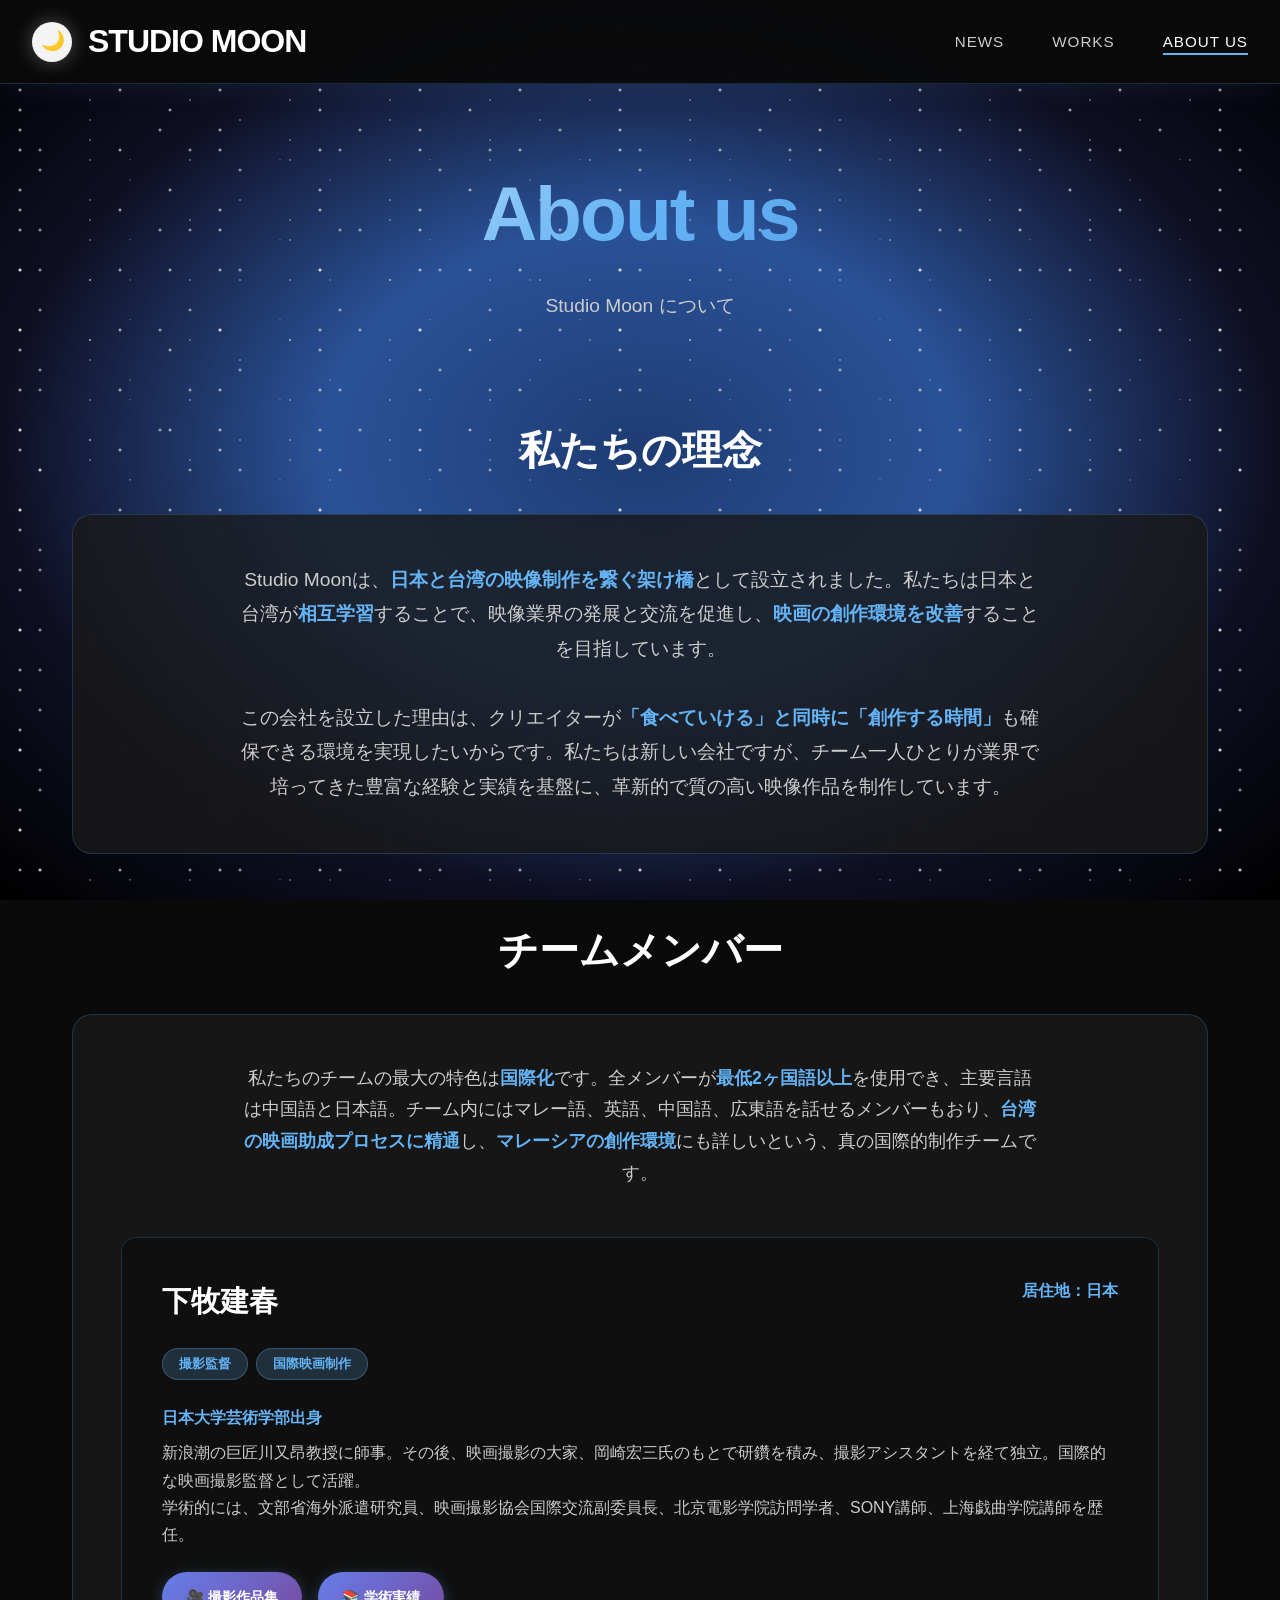
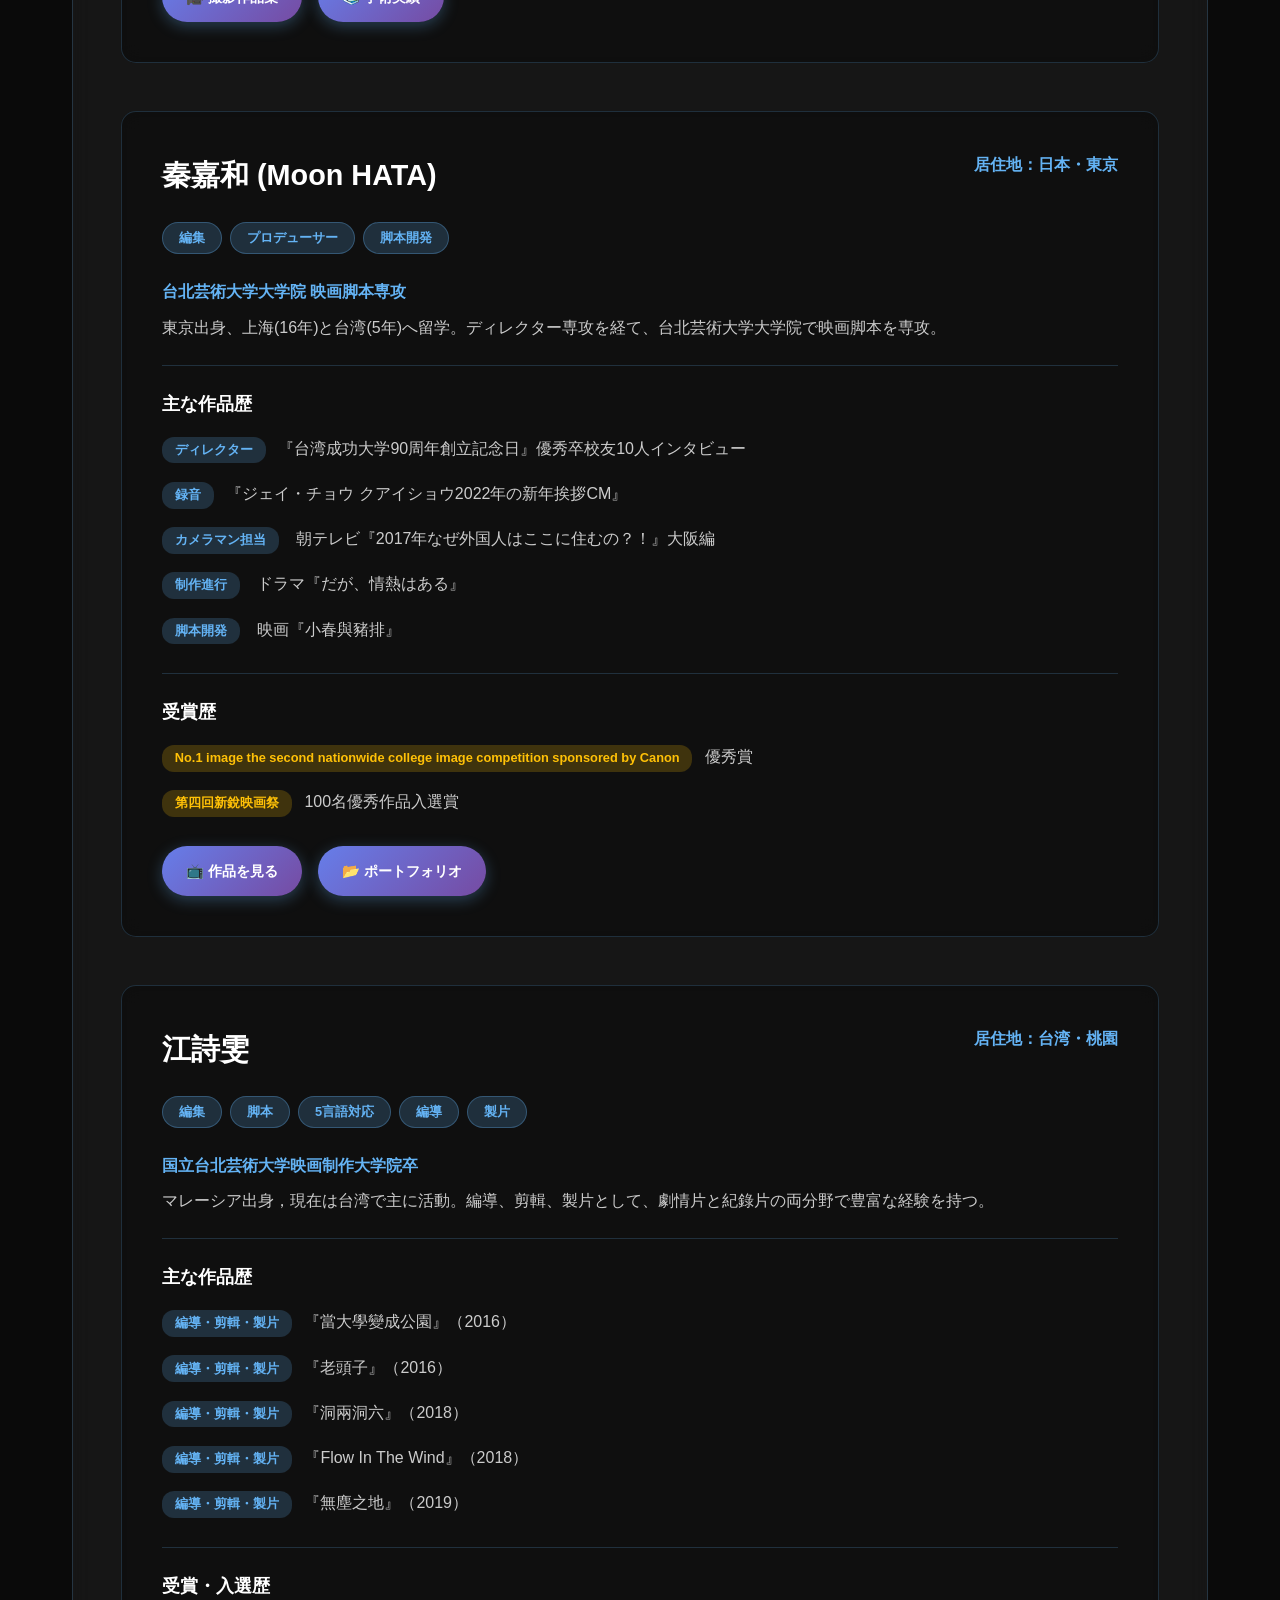
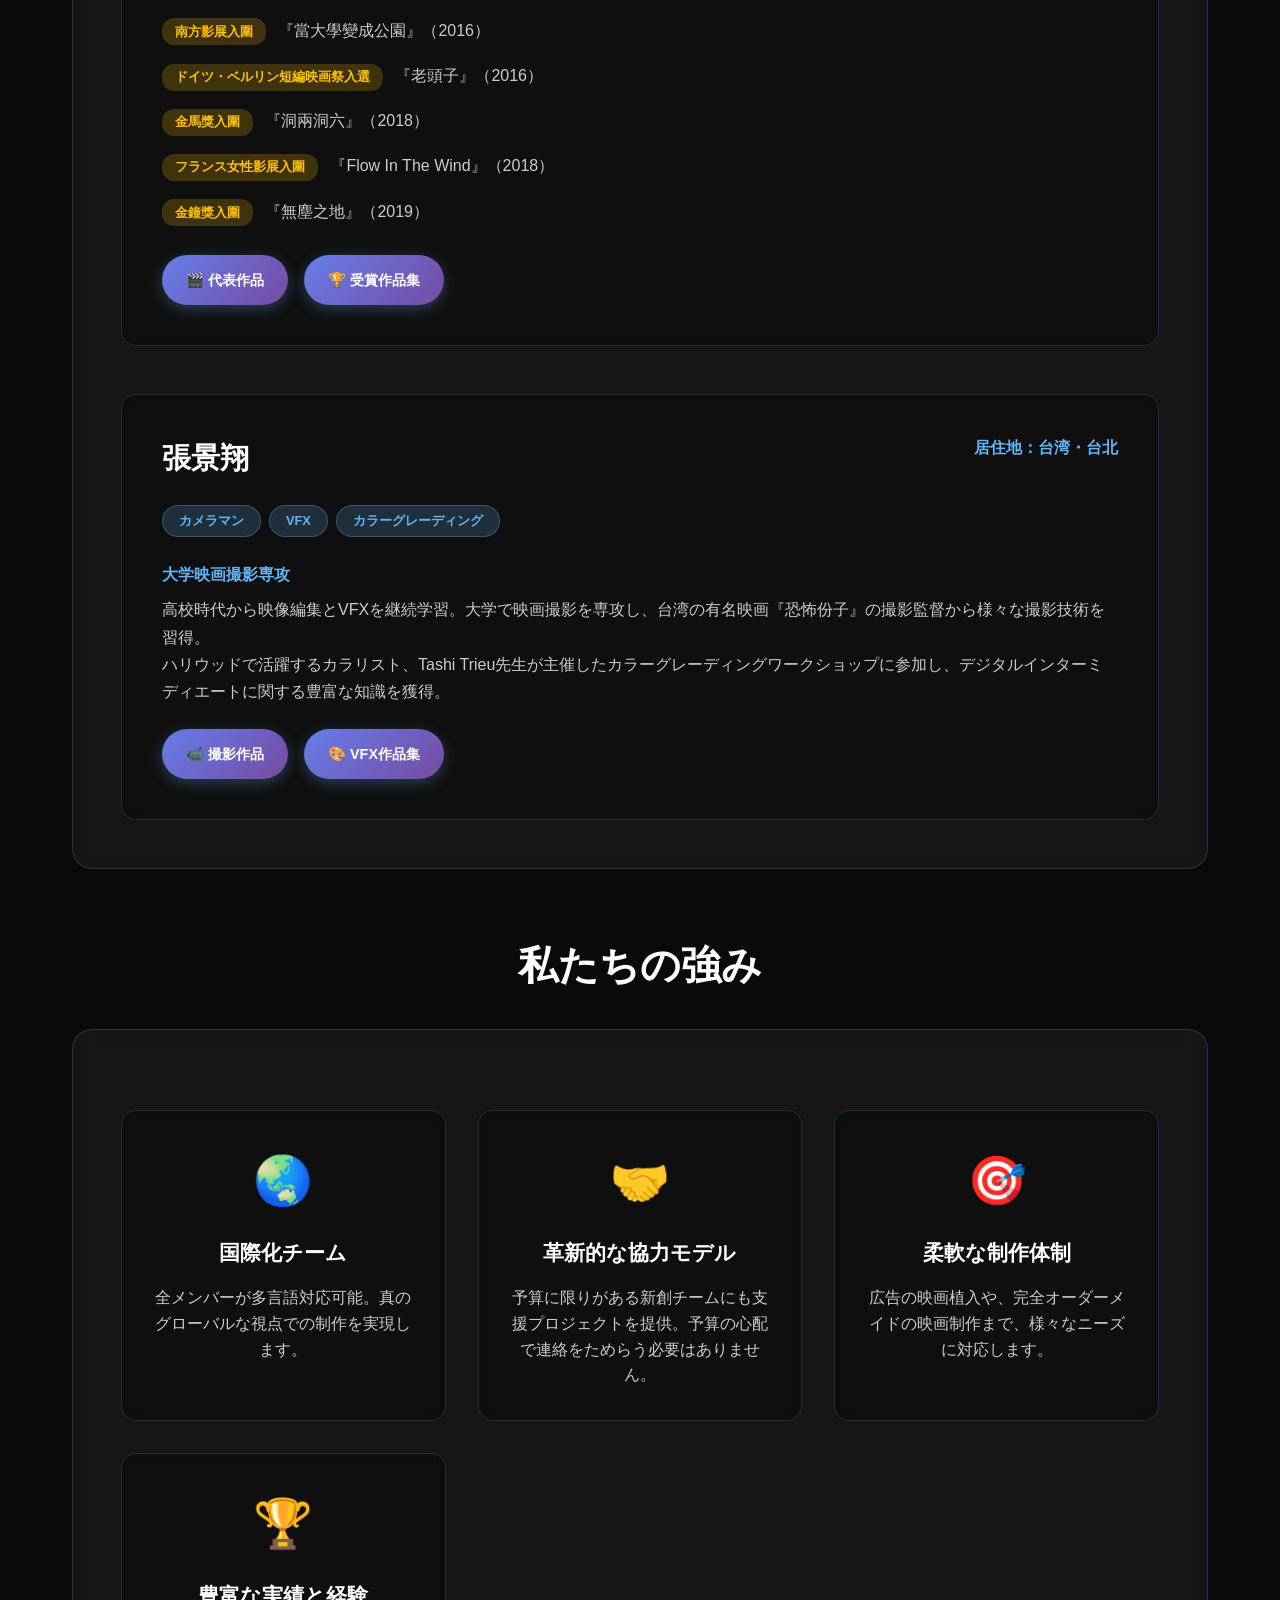
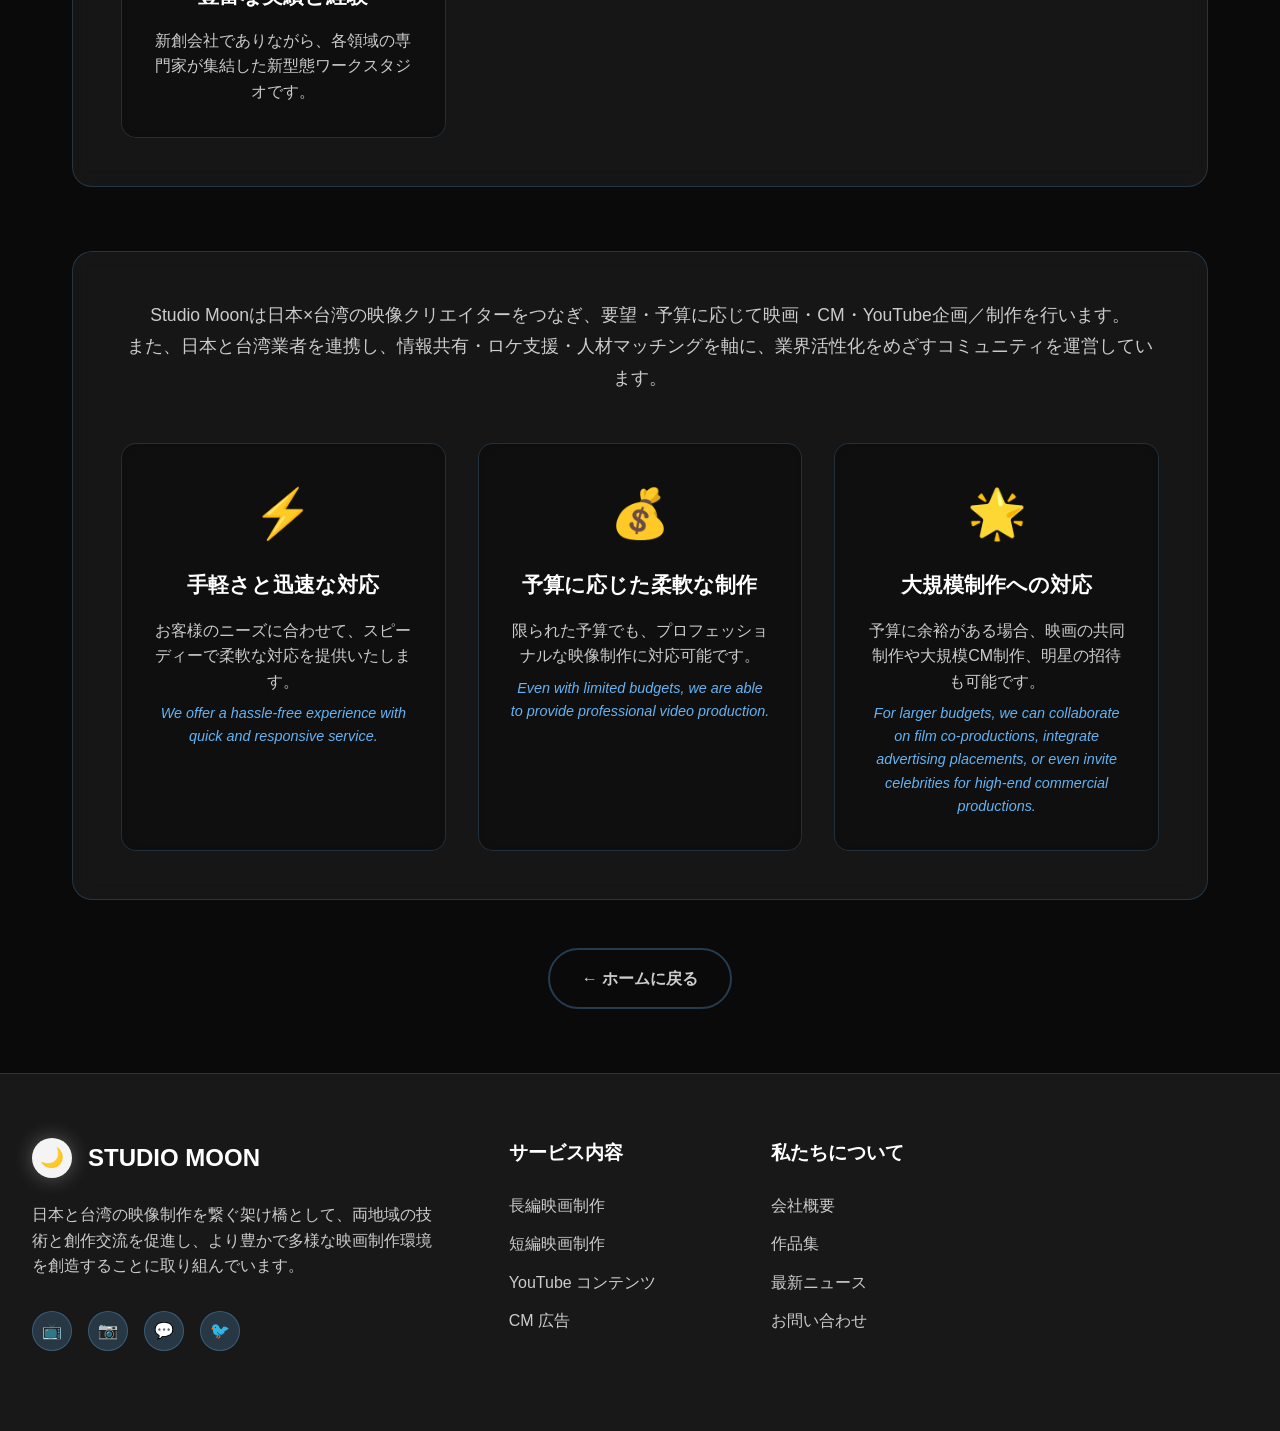
<file: about.html>
<!DOCTYPE html>
<html lang="ja">
<head>
    <meta charset="UTF-8">
    <meta name="viewport" content="width=device-width, initial-scale=1.0">
    <title>About us | Studio Moon</title>
    <style>
        * {
            margin: 0;
            padding: 0;
            box-sizing: border-box;
        }

        :root {
            --primary-color: #0a0a0a;
            --secondary-color: #1a1a1a;
            --accent-color: #64b3f4;
            --moon-color: #f4f4f4;
            --earth-color: #4a90e2;
            --text-light: #ffffff;
            --text-gray: #cccccc;
            --gradient-primary: linear-gradient(135deg, #667eea 0%, #764ba2 100%);
            --space-gradient: radial-gradient(ellipse at center, #1e3c72 0%, #2a5298 35%, #0f0f23 70%, #000000 100%);
        }

        body {
            font-family: 'Helvetica Neue', Arial, sans-serif;
            line-height: 1.6;
            color: var(--text-light);
            background: var(--primary-color);
            overflow-x: hidden;
            min-height: 100vh;
        }

        /* Stars Background */
        .stars-container {
            position: fixed;
            top: 0;
            left: 0;
            width: 100%;
            height: 100%;
            z-index: -1;
            background: var(--space-gradient);
        }

        .stars {
            position: absolute;
            top: 0;
            left: 0;
            width: 100%;
            height: 100%;
            background-image: 
                radial-gradient(2px 2px at 20px 30px, #eee, transparent),
                radial-gradient(2px 2px at 40px 70px, rgba(255,255,255,0.8), transparent),
                radial-gradient(1px 1px at 90px 40px, #fff, transparent),
                radial-gradient(1px 1px at 130px 80px, rgba(255,255,255,0.6), transparent),
                radial-gradient(2px 2px at 160px 30px, #ddd, transparent);
            background-repeat: repeat;
            background-size: 200px 100px;
            animation: sparkle 3s linear infinite;
        }

        .stars:nth-child(2) {
            background-size: 150px 80px;
            animation: sparkle 4s linear infinite reverse;
        }

        .stars:nth-child(3) {
            background-size: 100px 60px;
            animation: sparkle 5s linear infinite;
        }

        /* Navigation */
        .navbar {
            position: fixed;
            top: 0;
            width: 100%;
            padding: 1rem 0;
            background: rgba(10, 10, 10, 0.95);
            backdrop-filter: blur(20px);
            z-index: 1000;
            border-bottom: 1px solid rgba(100, 179, 244, 0.2);
            box-shadow: 0 2px 30px rgba(100, 179, 244, 0.1);
        }

        .nav-container {
            max-width: 1400px;
            margin: 0 auto;
            display: flex;
            justify-content: space-between;
            align-items: center;
            padding: 0 2rem;
        }

        .logo {
            font-size: 2rem;
            font-weight: 800;
            color: var(--text-light);
            text-decoration: none;
            display: flex;
            align-items: center;
            letter-spacing: -1px;
        }

        .logo-icon {
            width: 40px;
            height: 40px;
            background: var(--moon-color);
            border-radius: 50%;
            display: flex;
            align-items: center;
            justify-content: center;
            margin-right: 1rem;
            font-size: 1.2rem;
            box-shadow: 0 0 20px rgba(244, 244, 244, 0.3);
        }

        .nav-menu {
            display: flex;
            list-style: none;
            gap: 3rem;
        }

        .nav-menu a {
            color: var(--text-gray);
            text-decoration: none;
            font-weight: 500;
            font-size: 0.95rem;
            text-transform: uppercase;
            letter-spacing: 1px;
            transition: all 0.3s ease;
            position: relative;
        }

        .nav-menu a.active,
        .nav-menu a:hover {
            color: var(--text-light);
        }

        .nav-menu a.active::after,
        .nav-menu a:hover::after {
            content: '';
            position: absolute;
            bottom: -5px;
            left: 0;
            width: 100%;
            height: 2px;
            background: var(--accent-color);
        }

        /* Main Content */
        .main-content {
            padding-top: 120px;
            min-height: 100vh;
        }

        .container {
            max-width: 1200px;
            margin: 0 auto;
            padding: 0 2rem;
        }

        /* Page Header */
        .page-header {
            text-align: center;
            margin-bottom: 4rem;
            padding: 2rem 0;
        }

        .page-title {
            font-size: clamp(3rem, 6vw, 5rem);
            font-weight: 900;
            margin-bottom: 1rem;
            background: linear-gradient(135deg, #ffffff 0%, #64b3f4 50%, #4a90e2 100%);
            background-clip: text;
            -webkit-background-clip: text;
            -webkit-text-fill-color: transparent;
            letter-spacing: -2px;
        }

        .page-subtitle {
            font-size: 1.2rem;
            color: var(--text-gray);
            font-weight: 300;
        }

        /* Section Styles */
        .section {
            margin-bottom: 4rem;
        }

        .section-title {
            font-size: clamp(2rem, 4vw, 2.5rem);
            font-weight: 800;
            color: var(--text-light);
            margin-bottom: 2rem;
            text-align: center;
        }

        .section-content {
            background: rgba(26, 26, 26, 0.8);
            border: 1px solid rgba(100, 179, 244, 0.2);
            border-radius: 20px;
            padding: 3rem;
            backdrop-filter: blur(10px);
            transition: all 0.3s ease;
        }

        .section-content:hover {
            border-color: var(--accent-color);
            box-shadow: 0 20px 40px rgba(100, 179, 244, 0.1);
        }

        /* Company Vision */
        .vision-text {
            font-size: 1.2rem;
            line-height: 1.8;
            color: var(--text-gray);
            text-align: center;
            max-width: 800px;
            margin: 0 auto;
        }

        .vision-highlight {
            color: var(--accent-color);
            font-weight: 600;
        }

        /* Team Members */
        .team-intro {
            margin-bottom: 3rem;
            text-align: center;
        }

        .team-highlight {
            font-size: 1.1rem;
            line-height: 1.8;
            color: var(--text-gray);
            max-width: 800px;
            margin: 0 auto;
        }

        .team-grid {
            display: grid;
            gap: 3rem;
            margin-top: 2rem;
        }

        .team-member {
            background: rgba(10, 10, 10, 0.6);
            border: 1px solid rgba(100, 179, 244, 0.2);
            border-radius: 15px;
            padding: 2.5rem;
            transition: all 0.3s ease;
            backdrop-filter: blur(10px);
        }

        .team-member:hover {
            border-color: var(--accent-color);
            transform: translateY(-5px);
            box-shadow: 0 15px 30px rgba(100, 179, 244, 0.2);
        }

        .member-header {
            display: flex;
            justify-content: space-between;
            align-items: flex-start;
            margin-bottom: 1.5rem;
            flex-wrap: wrap;
            gap: 1rem;
        }

        .member-name {
            font-size: 1.8rem;
            font-weight: 700;
            color: var(--text-light);
        }

        .member-location {
            color: var(--accent-color);
            font-weight: 600;
            font-size: 1rem;
        }

        .member-specialties {
            display: flex;
            gap: 0.5rem;
            margin-bottom: 1.5rem;
            flex-wrap: wrap;
        }

        .specialty {
            background: rgba(100, 179, 244, 0.2);
            color: var(--accent-color);
            padding: 0.3rem 1rem;
            border-radius: 20px;
            font-size: 0.8rem;
            font-weight: 600;
            border: 1px solid rgba(100, 179, 244, 0.3);
        }

        .member-background {
            color: var(--text-gray);
            line-height: 1.7;
            font-size: 1rem;
        }

        .member-works {
            margin-top: 1.5rem;
            padding-top: 1.5rem;
            border-top: 1px solid rgba(100, 179, 244, 0.2);
        }

        .works-title {
            color: var(--text-light);
            font-size: 1.1rem;
            font-weight: 600;
            margin-bottom: 1rem;
        }

        .works-list {
            list-style: none;
            padding: 0;
        }

        .works-list li {
            margin-bottom: 0.8rem;
            line-height: 1.6;
            color: var(--text-gray);
        }

        .work-role {
            background: rgba(100, 179, 244, 0.2);
            color: var(--accent-color);
            padding: 0.2rem 0.8rem;
            border-radius: 12px;
            font-size: 0.8rem;
            font-weight: 600;
            margin-right: 0.8rem;
            display: inline-block;
            margin-bottom: 0.3rem;
        }

        .work-award {
            background: rgba(255, 193, 7, 0.2);
            color: #ffc107;
            padding: 0.2rem 0.8rem;
            border-radius: 12px;
            font-size: 0.8rem;
            font-weight: 600;
            margin-right: 0.8rem;
            display: inline-block;
            margin-bottom: 0.3rem;
        }

        .works-links {
            display: flex;
            gap: 1rem;
            margin-top: 1.5rem;
            flex-wrap: wrap;
        }

        .work-link {
            background: var(--gradient-primary);
            color: white;
            padding: 0.8rem 1.5rem;
            border-radius: 25px;
            text-decoration: none;
            font-weight: 600;
            font-size: 0.9rem;
            transition: all 0.3s ease;
            display: inline-flex;
            align-items: center;
            gap: 0.5rem;
            box-shadow: 0 4px 15px rgba(100, 179, 244, 0.3);
        }

        .work-link:hover {
            transform: translateY(-3px);
            box-shadow: 0 8px 25px rgba(100, 179, 244, 0.4);
            background: linear-gradient(135deg, #5a6fd8 0%, #6b46a8 100%);
        }

        .member-awards {
            margin-top: 1.5rem;
            padding-top: 1.5rem;
            border-top: 1px solid rgba(100, 179, 244, 0.2);
        }

        .member-education {
            color: var(--accent-color);
            font-weight: 600;
            margin-bottom: 0.5rem;
        }

        /* Services Section */
        .services-intro {
            font-size: 1.1rem;
            line-height: 1.8;
            color: var(--text-gray);
            text-align: center;
            margin-bottom: 3rem;
        }

        .advantages-grid {
            display: grid;
            grid-template-columns: repeat(auto-fit, minmax(280px, 1fr));
            gap: 2rem;
            margin-top: 2rem;
        }

        .advantage-item {
            background: rgba(10, 10, 10, 0.6);
            border: 1px solid rgba(100, 179, 244, 0.2);
            border-radius: 15px;
            padding: 2rem;
            text-align: center;
            transition: all 0.3s ease;
            backdrop-filter: blur(10px);
        }

        .advantage-item:hover {
            border-color: var(--accent-color);
            transform: translateY(-5px);
            box-shadow: 0 15px 30px rgba(100, 179, 244, 0.2);
        }

        .advantage-icon {
            font-size: 3rem;
            margin-bottom: 1rem;
            display: block;
        }

        .advantage-title {
            font-size: 1.3rem;
            font-weight: 700;
            color: var(--text-light);
            margin-bottom: 1rem;
        }

        .advantage-description {
            color: var(--text-gray);
            line-height: 1.6;
        }

        .features-grid {
            display: grid;
            grid-template-columns: repeat(auto-fit, minmax(300px, 1fr));
            gap: 2rem;
            margin-top: 2rem;
        }

        /* Partnership Section */
        .partnership-intro {
            text-align: center;
            margin-bottom: 2rem;
        }

        .partnership-text {
            font-size: 1.1rem;
            line-height: 1.8;
            color: var(--text-gray);
        }

        .partner-card {
            background: rgba(10, 10, 10, 0.6);
            border: 1px solid rgba(100, 179, 244, 0.2);
            border-radius: 15px;
            padding: 2.5rem;
            display: flex;
            align-items: center;
            gap: 2rem;
            transition: all 0.3s ease;
            backdrop-filter: blur(10px);
        }

        .partner-card:hover {
            border-color: var(--accent-color);
            transform: translateY(-5px);
            box-shadow: 0 15px 30px rgba(100, 179, 244, 0.2);
        }

        .partner-info {
            flex: 1;
        }

        .partner-name {
            font-size: 1.5rem;
            font-weight: 700;
            color: var(--text-light);
            margin-bottom: 1rem;
        }

        .partner-description {
            color: var(--text-gray);
            line-height: 1.6;
            margin-bottom: 1.5rem;
        }

        .partner-link {
            color: var(--accent-color);
            text-decoration: none;
            font-weight: 600;
            transition: all 0.3s ease;
        }

        .partner-link:hover {
            color: var(--text-light);
        }

        .partner-icon {
            font-size: 4rem;
            opacity: 0.7;
        }

        .feature-card {
            background: rgba(10, 10, 10, 0.6);
            border: 1px solid rgba(100, 179, 244, 0.2);
            border-radius: 15px;
            padding: 2rem;
            text-align: center;
            transition: all 0.3s ease;
            backdrop-filter: blur(10px);
        }

        .feature-card:hover {
            border-color: var(--accent-color);
            transform: translateY(-5px);
            box-shadow: 0 15px 30px rgba(100, 179, 244, 0.2);
        }

        .feature-icon {
            font-size: 3rem;
            margin-bottom: 1rem;
            display: block;
        }

        .feature-title {
            font-size: 1.3rem;
            font-weight: 700;
            color: var(--text-light);
            margin-bottom: 1rem;
        }

        .feature-description {
            color: var(--text-gray);
            line-height: 1.6;
        }

        .feature-english {
            font-style: italic;
            color: var(--accent-color);
            font-size: 0.9rem;
            margin-top: 0.5rem;
        }

        /* Back to Home */
        .back-link {
            text-align: center;
            margin: 3rem 0;
        }

        .btn-back {
            color: var(--text-gray);
            text-decoration: none;
            font-weight: 600;
            transition: all 0.3s ease;
            padding: 1rem 2rem;
            border: 2px solid rgba(100, 179, 244, 0.3);
            border-radius: 50px;
            display: inline-block;
        }

        .btn-back:hover {
            color: var(--text-light);
            border-color: var(--accent-color);
            background: rgba(100, 179, 244, 0.1);
        }

        /* Footer */
        .footer {
            background: rgba(26, 26, 26, 0.95);
            padding: 4rem 0 2rem;
            border-top: 1px solid rgba(100, 179, 244, 0.2);
            backdrop-filter: blur(10px);
            margin-top: 4rem;
        }

        .footer-content {
            max-width: 1400px;
            margin: 0 auto;
            padding: 0 2rem;
        }

        .footer-main {
            display: grid;
            grid-template-columns: 2fr 1fr 1fr 1fr;
            gap: 3rem;
            margin-bottom: 3rem;
        }

        .footer-brand {
            max-width: 400px;
        }

        .footer-logo {
            display: flex;
            align-items: center;
            margin-bottom: 1.5rem;
            color: var(--text-light);
            text-decoration: none;
        }

        .footer-logo .logo-icon {
            margin-right: 1rem;
        }

        .footer-logo-text {
            font-size: 1.5rem;
            font-weight: 800;
        }

        .footer-description {
            color: var(--text-gray);
            line-height: 1.6;
            margin-bottom: 2rem;
        }

        .footer-section h4 {
            color: var(--text-light);
            font-size: 1.2rem;
            font-weight: 700;
            margin-bottom: 1.5rem;
        }

        .footer-links {
            list-style: none;
        }

        .footer-links li {
            margin-bottom: 0.8rem;
        }

        .footer-links a {
            color: var(--text-gray);
            text-decoration: none;
            transition: color 0.3s ease;
        }

        .footer-links a:hover {
            color: var(--accent-color);
        }

        .footer-social {
            display: flex;
            gap: 1rem;
            margin-top: 1rem;
        }

        .social-link {
            width: 40px;
            height: 40px;
            background: rgba(100, 179, 244, 0.2);
            border-radius: 50%;
            display: flex;
            align-items: center;
            justify-content: center;
            color: var(--text-light);
            text-decoration: none;
            transition: all 0.3s ease;
            border: 1px solid rgba(100, 179, 244, 0.3);
        }

        .social-link:hover {
            background: var(--accent-color);
            transform: translateY(-3px);
            box-shadow: 0 10px 20px rgba(100, 179, 244, 0.3);
        }

        .footer-bottom {
            text-align: center;
            padding-top: 2rem;
            border-top: 1px solid rgba(100, 179, 244, 0.2);
            color: var(--text-gray);
        }

        /* Animations */
        @keyframes sparkle {
            0%, 100% { opacity: 1; }
            50% { opacity: 0.5; }
        }

        @keyframes fadeInUp {
            from {
                opacity: 0;
                transform: translateY(30px);
            }
            to {
                opacity: 1;
                transform: translateY(0);
            }
        }

        .section {
            animation: fadeInUp 0.8s ease;
        }

        .section:nth-child(2) { animation-delay: 0.1s; }
        .section:nth-child(3) { animation-delay: 0.2s; }
        .section:nth-child(4) { animation-delay: 0.3s; }

        /* Mobile Responsive */
        @media (max-width: 768px) {
            .nav-menu {
                display: none;
            }

            .section-content {
                padding: 2rem;
            }

            .team-member {
                padding: 2rem;
            }

            .member-header {
                flex-direction: column;
                align-items: flex-start;
            }

            .partner-card {
                flex-direction: column;
                text-align: center;
            }

            .advantages-grid {
                grid-template-columns: 1fr;
            }

            .features-grid {
                grid-template-columns: 1fr;
            }

            .footer-main {
                grid-template-columns: 1fr;
                gap: 2rem;
                text-align: center;
            }

            .footer-social {
                justify-content: center;
            }
        }

        /* Custom scrollbar */
        ::-webkit-scrollbar {
            width: 8px;
        }

        ::-webkit-scrollbar-track {
            background: var(--primary-color);
        }

        ::-webkit-scrollbar-thumb {
            background: var(--gradient-primary);
            border-radius: 4px;
        }

        html {
            scroll-behavior: smooth;
        }
    </style>
</head>
<body>
    <!-- Stars Background -->
    <div class="stars-container">
        <div class="stars"></div>
        <div class="stars"></div>
        <div class="stars"></div>
    </div>

    <!-- Navigation -->
    <nav class="navbar">
        <div class="nav-container">
            <a href="index.html" class="logo">
                <div class="logo-icon">🌙</div>
                STUDIO MOON
            </a>
            <ul class="nav-menu">
                <li><a href="news.html">News</a></li>
                <li><a href="works.html">Works</a></li>
                <li><a href="about.html" class="active">About us</a></li>
            </ul>
        </div>
    </nav>

    <!-- Main Content -->
    <main class="main-content">
        <div class="container">
            <!-- Page Header -->
            <header class="page-header">
                <h1 class="page-title">About us</h1>
                <p class="page-subtitle">Studio Moon について</p>
            </header>

            <!-- Company Vision -->
            <section class="section">
                <h2 class="section-title">私たちの理念</h2>
                <div class="section-content">
                    <p class="vision-text">
                        Studio Moonは、<span class="vision-highlight">日本と台湾の映像制作を繋ぐ架け橋</span>として設立されました。私たちは日本と台湾が<span class="vision-highlight">相互学習</span>することで、映像業界の発展と交流を促進し、<span class="vision-highlight">映画の創作環境を改善</span>することを目指しています。<br><br>
                        この会社を設立した理由は、クリエイターが<span class="vision-highlight">「食べていける」と同時に「創作する時間」</span>も確保できる環境を実現したいからです。私たちは新しい会社ですが、チーム一人ひとりが業界で培ってきた豊富な経験と実績を基盤に、革新的で質の高い映像作品を制作しています。
                    </p>
                </div>
            </section>

            <!-- Team Members -->
            <section class="section">
                <h2 class="section-title">チームメンバー</h2>
                <div class="section-content">
                    <div class="team-intro">
                        <p class="team-highlight">私たちのチームの最大の特色は<span class="vision-highlight">国際化</span>です。全メンバーが<span class="vision-highlight">最低2ヶ国語以上</span>を使用でき、主要言語は中国語と日本語。チーム内にはマレー語、英語、中国語、広東語を話せるメンバーもおり、<span class="vision-highlight">台湾の映画助成プロセスに精通</span>し、<span class="vision-highlight">マレーシアの創作環境</span>にも詳しいという、真の国際的制作チームです。</p>
                    </div>
                    <div class="team-grid">
                        <!-- 下牧建春 -->
                        <div class="team-member">
                            <div class="member-header">
                                <h3 class="member-name">下牧建春</h3>
                                <span class="member-location">居住地：日本</span>
                            </div>
                            <div class="member-specialties">
                                <span class="specialty">撮影監督</span>
                                <span class="specialty">国際映画制作</span>
                            </div>
                            <div class="member-background">
                                <p class="member-education">日本大学芸術学部出身</p>
                                <p>新浪潮の巨匠川又昂教授に師事。その後、映画撮影の大家、岡崎宏三氏のもとで研鑽を積み、撮影アシスタントを経て独立。国際的な映画撮影監督として活躍。</p>
                                <p>学術的には、文部省海外派遣研究員、映画撮影協会国際交流副委員長、北京電影学院訪問学者、SONY講師、上海戯曲学院講師を歴任。</p>
                                <div class="works-links">
                                    <a href="#" class="work-link" target="_blank">
                                        🎥 撮影作品集
                                    </a>
                                    <a href="#" class="work-link" target="_blank">
                                        📚 学術実績
                                    </a>
                                </div>
                            </div>
                        </div>

                        <!-- 秦嘉和 -->
                        <div class="team-member">
                            <div class="member-header">
                                <h3 class="member-name">秦嘉和 (Moon HATA)</h3>
                                <span class="member-location">居住地：日本・東京</span>
                            </div>
                            <div class="member-specialties">
                                <span class="specialty">編集</span>
                                <span class="specialty">プロデューサー</span>
                                <span class="specialty">脚本開発</span>
                            </div>
                            <div class="member-background">
                                <p class="member-education">台北芸術大学大学院 映画脚本専攻</p>
                                <p>東京出身、上海(16年)と台湾(5年)へ留学。ディレクター専攻を経て、台北芸術大学大学院で映画脚本を専攻。</p>
                                <div class="member-works">
                                    <h4 class="works-title">主な作品歴</h4>
                                    <ul class="works-list">
                                        <li><span class="work-role">ディレクター</span>『台湾成功大学90周年創立記念日』優秀卒校友10人インタビュー</li>
                                        <li><span class="work-role">録音</span>『ジェイ・チョウ クアイショウ2022年の新年挨拶CM』</li>
                                        <li><span class="work-role">カメラマン担当</span> 朝テレビ『2017年なぜ外国人はここに住むの？！』大阪編</li>
                                        <li><span class="work-role">制作進行</span> ドラマ『だが、情熱はある』</li>
                                        <li><span class="work-role">脚本開発</span> 映画『小春與豬排』</li>
                                    </ul>
                                </div>
                                <div class="member-awards">
                                    <h4 class="works-title">受賞歴</h4>
                                    <ul class="works-list">
                                        <li><span class="work-award">No.1 image the second nationwide college image competition sponsored by Canon</span>優秀賞</li>
                                        <li><span class="work-award">第四回新銳映画祭</span>100名優秀作品入選賞</li>
                                    
                                    </ul>                                     
                        <div class="works-links">                                         
                            <a href="#" class="work-link" target="_blank">                                             
                                📺 作品を見る                                         
                            </a>                                         
                            <a href="https://sites.google.com/view/hatakayori/%E3%83%9B%E3%83%BC%E3%83%A0?authuser=0" class="work-link" target="_blank">                                             
                                📂 ポートフォリオ                                         
                            </a>                                     
                        </div>
                                </div>
                            </div>
                        </div>

                        <!-- 江詩雯 -->
                        <div class="team-member">
                            <div class="member-header">
                                <h3 class="member-name">江詩雯</h3>
                                <span class="member-location">居住地：台湾・桃園</span>
                            </div>
                            <div class="member-specialties">
                                <span class="specialty">編集</span>
                                <span class="specialty">脚本</span>
                                <span class="specialty">5言語対応</span>
                                <span class="specialty">編導</span>
                                <span class="specialty">製片</span>
                            </div>
                            <div class="member-background">
                                <p class="member-education">国立台北芸術大学映画制作大学院卒</p>
                                <p>マレーシア出身，現在は台湾で主に活動。編導、剪輯、製片として、劇情片と紀錄片の両分野で豊富な経験を持つ。</p>
                                <div class="member-works">
                                    <h4 class="works-title">主な作品歴</h4>
                                    <ul class="works-list">
                                        <li><span class="work-role">編導・剪輯・製片</span>『當大學變成公園』（2016）</li>
                                        <li><span class="work-role">編導・剪輯・製片</span>『老頭子』（2016）</li>
                                        <li><span class="work-role">編導・剪輯・製片</span>『洞兩洞六』（2018）</li>
                                        <li><span class="work-role">編導・剪輯・製片</span>『Flow In The Wind』（2018）</li>
                                        <li><span class="work-role">編導・剪輯・製片</span>『無塵之地』（2019）</li>
                                    </ul>
                                </div>
                                <div class="member-awards">
                                    <h4 class="works-title">受賞・入選歴</h4>
                                    <ul class="works-list">
                                        <li><span class="work-award">南方影展入圍</span>『當大學變成公園』（2016）</li>
                                        <li><span class="work-award">ドイツ・ベルリン短編映画祭入選</span>『老頭子』（2016）</li>
                                        <li><span class="work-award">金馬獎入圍</span>『洞兩洞六』（2018）</li>
                                        <li><span class="work-award">フランス女性影展入圍</span>『Flow In The Wind』（2018）</li>
                                        <li><span class="work-award">金鐘獎入圍</span>『無塵之地』（2019）</li>
                                    </ul>
                                    <div class="works-links">
                                        <a href="#" class="work-link" target="_blank">
                                            🎬 代表作品
                                        </a>
                                        <a href="#" class="work-link" target="_blank">
                                            🏆 受賞作品集
                                        </a>
                                    </div>
                                </div>
                            </div>
                        </div>

                        <!-- 張景翔 -->
                        <div class="team-member">
                            <div class="member-header">
                                <h3 class="member-name">張景翔</h3>
                                <span class="member-location">居住地：台湾・台北</span>
                            </div>
                            <div class="member-specialties">
                                <span class="specialty">カメラマン</span>
                                <span class="specialty">VFX</span>
                                <span class="specialty">カラーグレーディング</span>
                            </div>
                            <div class="member-background">
                                <p class="member-education">大学映画撮影専攻</p>
                                <p>高校時代から映像編集とVFXを継続学習。大学で映画撮影を専攻し、台湾の有名映画『恐怖份子』の撮影監督から様々な撮影技術を習得。</p>
                                <p>ハリウッドで活躍するカラリスト、Tashi Trieu先生が主催したカラーグレーディングワークショップに参加し、デジタルインターミディエートに関する豊富な知識を獲得。</p>
                                <div class="works-links">
                                    <a href="#" class="work-link" target="_blank">
                                        📹 撮影作品
                                    </a>
                                    <a href="#" class="work-link" target="_blank">
                                        🎨 VFX作品集
                                    </a>
                                </div>
                            </div>
                        </div>
                    </div>
                </div>
            </section>

            <!-- Our Advantages -->
            <section class="section">
                <h2 class="section-title">私たちの強み</h2>
                <div class="section-content">
                    <div class="advantages-grid">
                        <div class="advantage-item">
                            <div class="advantage-icon">🌏</div>
                            <h3 class="advantage-title">国際化チーム</h3>
                            <p class="advantage-description">全メンバーが多言語対応可能。真のグローバルな視点での制作を実現します。</p>
                        </div>
                        
                        <div class="advantage-item">
                            <div class="advantage-icon">🤝</div>
                            <h3 class="advantage-title">革新的な協力モデル</h3>
                            <p class="advantage-description">予算に限りがある新創チームにも支援プロジェクトを提供。予算の心配で連絡をためらう必要はありません。</p>
                        </div>
                        
                        <div class="advantage-item">
                            <div class="advantage-icon">🎯</div>
                            <h3 class="advantage-title">柔軟な制作体制</h3>
                            <p class="advantage-description">広告の映画植入や、完全オーダーメイドの映画制作まで、様々なニーズに対応します。</p>
                        </div>
                        
                        <div class="advantage-item">
                            <div class="advantage-icon">🏆</div>
                            <h3 class="advantage-title">豊富な実績と経験</h3>
                            <p class="advantage-description">新創会社でありながら、各領域の専門家が集結した新型態ワークスタジオです。</p>
                        </div>
                    </div>
                </div>
            </section>
                <div class="section-content">
                    <p class="services-intro">
                        Studio Moonは日本×台湾の映像クリエイターをつなぎ、要望・予算に応じて映画・CM・YouTube企画／制作を行います。<br>
                        また、日本と台湾業者を連携し、情報共有・ロケ支援・人材マッチングを軸に、業界活性化をめざすコミュニティを運営しています。
                    </p>
                    
                    <div class="features-grid">
                        <div class="feature-card">
                            <span class="feature-icon">⚡</span>
                            <h3 class="feature-title">手軽さと迅速な対応</h3>
                            <p class="feature-description">お客様のニーズに合わせて、スピーディーで柔軟な対応を提供いたします。</p>
                            <p class="feature-english">We offer a hassle-free experience with quick and responsive service.</p>
                        </div>
                        
                        <div class="feature-card">
                            <span class="feature-icon">💰</span>
                            <h3 class="feature-title">予算に応じた柔軟な制作</h3>
                            <p class="feature-description">限られた予算でも、プロフェッショナルな映像制作に対応可能です。</p>
                            <p class="feature-english">Even with limited budgets, we are able to provide professional video production.</p>
                        </div>
                        
                        <div class="feature-card">
                            <span class="feature-icon">🌟</span>
                            <h3 class="feature-title">大規模制作への対応</h3>
                            <p class="feature-description">予算に余裕がある場合、映画の共同制作や大規模CM制作、明星の招待も可能です。</p>
                            <p class="feature-english">For larger budgets, we can collaborate on film co-productions, integrate advertising placements, or even invite celebrities for high-end commercial productions.</p>
                        </div>
                    </div>
                </div>
            </section>

            <!-- Back to Home -->
            <div class="back-link">
                <a href="index.html" class="btn-back">← ホームに戻る</a>
            </div>
        </div>
    </main>

    <!-- Footer -->
    <footer class="footer">
        <div class="footer-content">
            <div class="footer-main">
                <div class="footer-brand">
                    <a href="index.html" class="footer-logo">
                        <div class="logo-icon">🌙</div>
                        <span class="footer-logo-text">STUDIO MOON</span>
                    </a>
                    <p class="footer-description">
                        日本と台湾の映像制作を繋ぐ架け橋として、両地域の技術と創作交流を促進し、より豊かで多様な映画制作環境を創造することに取り組んでいます。
                    </p>
                    <div class="footer-social">
                        <a href="#" class="social-link" title="YouTube">📺</a>
                        <a href="#" class="social-link" title="Instagram">📷</a>
                        <a href="#" class="social-link" title="Discord">💬</a>
                        <a href="#" class="social-link" title="Twitter">🐦</a>
                    </div>
                </div>
                
                <div class="footer-section">
                    <h4>サービス内容</h4>
                    <ul class="footer-links">
                        <li><a href="#">長編映画制作</a></li>
                        <li><a href="#">短編映画制作</a></li>
                        <li><a href="#">YouTube コンテンツ</a></li>
                        <li><a href="#">CM 広告</a></li>
                    </ul>
                </div>
                
                <div class="footer-section">
                    <h4>私たちについて</h4>
                    <ul class="footer-links">
                        <li><a href="about.html">会社概要</a></li>
                        <li><a href="works.html">作品集</a></li>
                        <li><a href="news.html">最新ニュース</a></li>
                        <li><a href="#">お問い合わせ</a></li>
                    </ul>
</file>
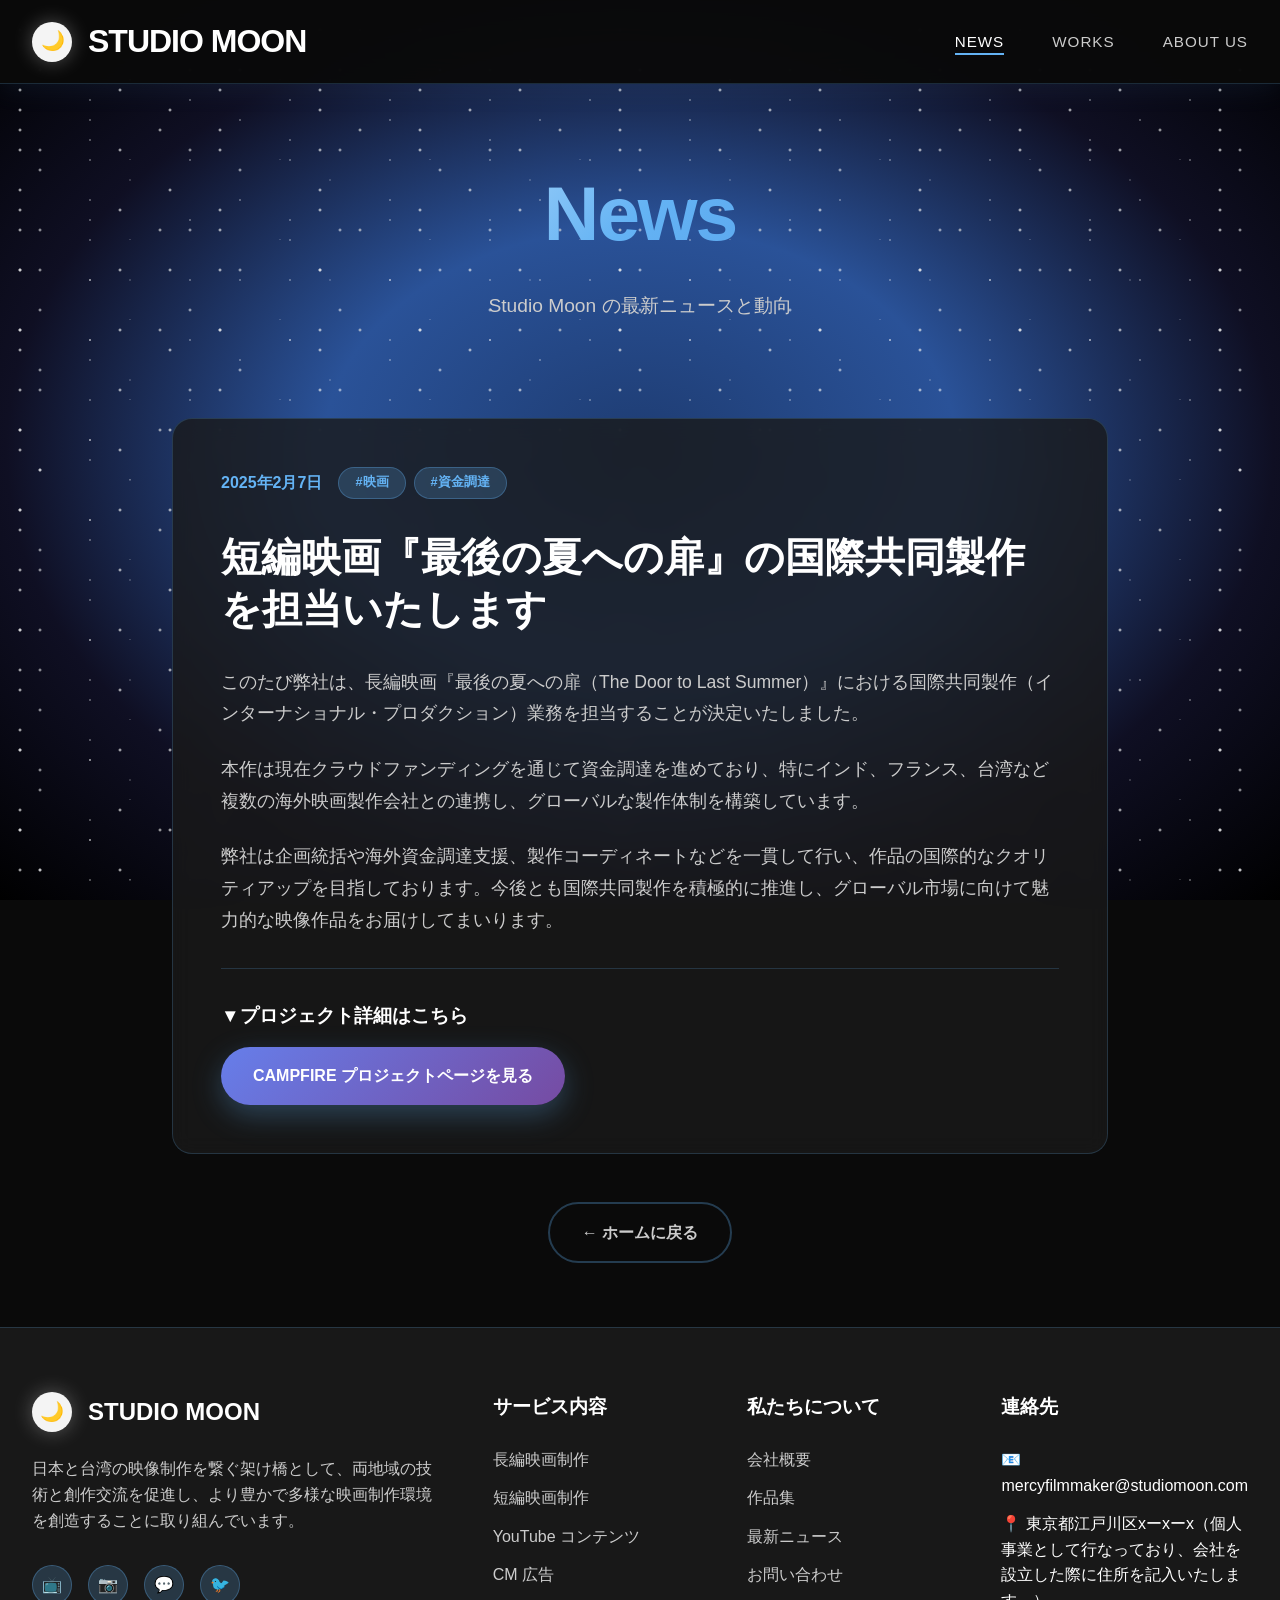
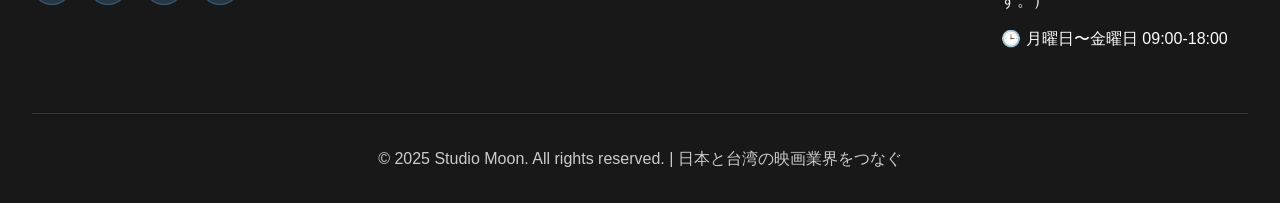
<file: news.html>
<!DOCTYPE html>
<html lang="ja">
<head>
    <meta charset="UTF-8">
    <meta name="viewport" content="width=device-width, initial-scale=1.0">
    <title>News | Studio Moon</title>
    <style>
        * {
            margin: 0;
            padding: 0;
            box-sizing: border-box;
        }

        :root {
            --primary-color: #0a0a0a;
            --secondary-color: #1a1a1a;
            --accent-color: #64b3f4;
            --moon-color: #f4f4f4;
            --earth-color: #4a90e2;
            --text-light: #ffffff;
            --text-gray: #cccccc;
            --gradient-primary: linear-gradient(135deg, #667eea 0%, #764ba2 100%);
            --space-gradient: radial-gradient(ellipse at center, #1e3c72 0%, #2a5298 35%, #0f0f23 70%, #000000 100%);
        }

        body {
            font-family: 'Helvetica Neue', Arial, sans-serif;
            line-height: 1.6;
            color: var(--text-light);
            background: var(--primary-color);
            overflow-x: hidden;
            min-height: 100vh;
        }

        /* Stars Background */
        .stars-container {
            position: fixed;
            top: 0;
            left: 0;
            width: 100%;
            height: 100%;
            z-index: -1;
            background: var(--space-gradient);
        }

        .stars {
            position: absolute;
            top: 0;
            left: 0;
            width: 100%;
            height: 100%;
            background-image: 
                radial-gradient(2px 2px at 20px 30px, #eee, transparent),
                radial-gradient(2px 2px at 40px 70px, rgba(255,255,255,0.8), transparent),
                radial-gradient(1px 1px at 90px 40px, #fff, transparent),
                radial-gradient(1px 1px at 130px 80px, rgba(255,255,255,0.6), transparent),
                radial-gradient(2px 2px at 160px 30px, #ddd, transparent);
            background-repeat: repeat;
            background-size: 200px 100px;
            animation: sparkle 3s linear infinite;
        }

        .stars:nth-child(2) {
            background-size: 150px 80px;
            animation: sparkle 4s linear infinite reverse;
        }

        .stars:nth-child(3) {
            background-size: 100px 60px;
            animation: sparkle 5s linear infinite;
        }

        /* Navigation */
        .navbar {
            position: fixed;
            top: 0;
            width: 100%;
            padding: 1rem 0;
            background: rgba(10, 10, 10, 0.95);
            backdrop-filter: blur(20px);
            z-index: 1000;
            border-bottom: 1px solid rgba(100, 179, 244, 0.2);
            box-shadow: 0 2px 30px rgba(100, 179, 244, 0.1);
        }

        .nav-container {
            max-width: 1400px;
            margin: 0 auto;
            display: flex;
            justify-content: space-between;
            align-items: center;
            padding: 0 2rem;
        }

        .logo {
            font-size: 2rem;
            font-weight: 800;
            color: var(--text-light);
            text-decoration: none;
            display: flex;
            align-items: center;
            letter-spacing: -1px;
        }

        .logo-icon {
            width: 40px;
            height: 40px;
            background: var(--moon-color);
            border-radius: 50%;
            display: flex;
            align-items: center;
            justify-content: center;
            margin-right: 1rem;
            font-size: 1.2rem;
            box-shadow: 0 0 20px rgba(244, 244, 244, 0.3);
        }

        .nav-menu {
            display: flex;
            list-style: none;
            gap: 3rem;
        }

        .nav-menu a {
            color: var(--text-gray);
            text-decoration: none;
            font-weight: 500;
            font-size: 0.95rem;
            text-transform: uppercase;
            letter-spacing: 1px;
            transition: all 0.3s ease;
            position: relative;
        }

        .nav-menu a.active,
        .nav-menu a:hover {
            color: var(--text-light);
        }

        .nav-menu a.active::after,
        .nav-menu a:hover::after {
            content: '';
            position: absolute;
            bottom: -5px;
            left: 0;
            width: 100%;
            height: 2px;
            background: var(--accent-color);
        }

        /* Main Content */
        .main-content {
            padding-top: 120px;
            min-height: 100vh;
        }

        .container {
            max-width: 1000px;
            margin: 0 auto;
            padding: 0 2rem;
        }

        /* Page Header */
        .page-header {
            text-align: center;
            margin-bottom: 4rem;
            padding: 2rem 0;
        }

        .page-title {
            font-size: clamp(3rem, 6vw, 5rem);
            font-weight: 900;
            margin-bottom: 1rem;
            background: linear-gradient(135deg, #ffffff 0%, #64b3f4 50%, #4a90e2 100%);
            background-clip: text;
            -webkit-background-clip: text;
            -webkit-text-fill-color: transparent;
            letter-spacing: -2px;
        }

        .page-subtitle {
            font-size: 1.2rem;
            color: var(--text-gray);
            font-weight: 300;
        }

        /* News Article */
        .news-article {
            background: rgba(26, 26, 26, 0.8);
            border: 1px solid rgba(100, 179, 244, 0.2);
            border-radius: 20px;
            padding: 3rem;
            margin-bottom: 3rem;
            backdrop-filter: blur(10px);
            transition: all 0.3s ease;
        }

        .news-article:hover {
            border-color: var(--accent-color);
            box-shadow: 0 20px 40px rgba(100, 179, 244, 0.1);
        }

        .article-meta {
            display: flex;
            flex-wrap: wrap;
            gap: 1rem;
            margin-bottom: 2rem;
            align-items: center;
        }

        .article-date {
            color: var(--accent-color);
            font-weight: 600;
            font-size: 1rem;
        }

        .article-tags {
            display: flex;
            gap: 0.5rem;
        }

        .tag {
            background: rgba(100, 179, 244, 0.2);
            color: var(--accent-color);
            padding: 0.3rem 1rem;
            border-radius: 20px;
            font-size: 0.8rem;
            font-weight: 600;
            border: 1px solid rgba(100, 179, 244, 0.3);
        }

        .article-title {
            font-size: clamp(1.8rem, 4vw, 2.5rem);
            font-weight: 800;
            color: var(--text-light);
            margin-bottom: 2rem;
            line-height: 1.3;
        }

        .article-content {
            color: var(--text-gray);
            font-size: 1.1rem;
            line-height: 1.8;
            margin-bottom: 2rem;
        }

        .article-content p {
            margin-bottom: 1.5rem;
        }

        .project-link {
            background: var(--gradient-primary);
            color: white;
            padding: 1rem 2rem;
            border-radius: 50px;
            text-decoration: none;
            font-weight: 600;
            display: inline-flex;
            align-items: center;
            gap: 0.5rem;
            transition: all 0.3s ease;
            box-shadow: 0 10px 30px rgba(100, 179, 244, 0.3);
        }

        .project-link:hover {
            transform: translateY(-3px);
            box-shadow: 0 15px 40px rgba(100, 179, 244, 0.4);
        }

        .project-link-section {
            margin-top: 2rem;
            padding-top: 2rem;
            border-top: 1px solid rgba(100, 179, 244, 0.2);
        }

        .project-link-title {
            color: var(--text-light);
            font-weight: 700;
            margin-bottom: 1rem;
        }

        /* Back to Home */
        .back-link {
            text-align: center;
            margin: 3rem 0;
        }

        .btn-back {
            color: var(--text-gray);
            text-decoration: none;
            font-weight: 600;
            transition: all 0.3s ease;
            padding: 1rem 2rem;
            border: 2px solid rgba(100, 179, 244, 0.3);
            border-radius: 50px;
            display: inline-block;
        }

        .btn-back:hover {
            color: var(--text-light);
            border-color: var(--accent-color);
            background: rgba(100, 179, 244, 0.1);
        }

        /* Footer */
        .footer {
            background: rgba(26, 26, 26, 0.95);
            padding: 4rem 0 2rem;
            border-top: 1px solid rgba(100, 179, 244, 0.2);
            backdrop-filter: blur(10px);
            margin-top: 4rem;
        }

        .footer-content {
            max-width: 1400px;
            margin: 0 auto;
            padding: 0 2rem;
        }

        .footer-main {
            display: grid;
            grid-template-columns: 2fr 1fr 1fr 1fr;
            gap: 3rem;
            margin-bottom: 3rem;
        }

        .footer-brand {
            max-width: 400px;
        }

        .footer-logo {
            display: flex;
            align-items: center;
            margin-bottom: 1.5rem;
            color: var(--text-light);
            text-decoration: none;
        }

        .footer-logo .logo-icon {
            margin-right: 1rem;
        }

        .footer-logo-text {
            font-size: 1.5rem;
            font-weight: 800;
        }

        .footer-description {
            color: var(--text-gray);
            line-height: 1.6;
            margin-bottom: 2rem;
        }

        .footer-section h4 {
            color: var(--text-light);
            font-size: 1.2rem;
            font-weight: 700;
            margin-bottom: 1.5rem;
        }

        .footer-links {
            list-style: none;
        }

        .footer-links li {
            margin-bottom: 0.8rem;
        }

        .footer-links a {
            color: var(--text-gray);
            text-decoration: none;
            transition: color 0.3s ease;
        }

        .footer-links a:hover {
            color: var(--accent-color);
        }

        .footer-social {
            display: flex;
            gap: 1rem;
            margin-top: 1rem;
        }

        .social-link {
            width: 40px;
            height: 40px;
            background: rgba(100, 179, 244, 0.2);
            border-radius: 50%;
            display: flex;
            align-items: center;
            justify-content: center;
            color: var(--text-light);
            text-decoration: none;
            transition: all 0.3s ease;
            border: 1px solid rgba(100, 179, 244, 0.3);
        }

        .social-link:hover {
            background: var(--accent-color);
            transform: translateY(-3px);
            box-shadow: 0 10px 20px rgba(100, 179, 244, 0.3);
        }

        .footer-bottom {
            text-align: center;
            padding-top: 2rem;
            border-top: 1px solid rgba(100, 179, 244, 0.2);
            color: var(--text-gray);
        }

        /* Animations */
        @keyframes sparkle {
            0%, 100% { opacity: 1; }
            50% { opacity: 0.5; }
        }

        @keyframes fadeInUp {
            from {
                opacity: 0;
                transform: translateY(30px);
            }
            to {
                opacity: 1;
                transform: translateY(0);
            }
        }

        .news-article {
            animation: fadeInUp 0.8s ease;
        }

        /* Mobile Responsive */
        @media (max-width: 768px) {
            .nav-menu {
                display: none;
            }

            .news-article {
                padding: 2rem;
            }

            .article-meta {
                flex-direction: column;
                align-items: flex-start;
            }

            .footer-main {
                grid-template-columns: 1fr;
                gap: 2rem;
                text-align: center;
            }

            .footer-social {
                justify-content: center;
            }
        }

        /* Custom scrollbar */
        ::-webkit-scrollbar {
            width: 8px;
        }

        ::-webkit-scrollbar-track {
            background: var(--primary-color);
        }

        ::-webkit-scrollbar-thumb {
            background: var(--gradient-primary);
            border-radius: 4px;
        }

        html {
            scroll-behavior: smooth;
        }
    </style>
</head>
<body>
    <!-- Stars Background -->
    <div class="stars-container">
        <div class="stars"></div>
        <div class="stars"></div>
        <div class="stars"></div>
    </div>

    <!-- Navigation -->
    <nav class="navbar">
        <div class="nav-container">
            <a href="index.html" class="logo">
                <div class="logo-icon">🌙</div>
                STUDIO MOON
            </a>
            <ul class="nav-menu">
                <li><a href="news.html" class="active">News</a></li>
                <li><a href="works.html">Works</a></li>
                <li><a href="about.html">About us</a></li>
            </ul>
        </div>
    </nav>

    <!-- Main Content -->
    <main class="main-content">
        <div class="container">
            <!-- Page Header -->
            <header class="page-header">
                <h1 class="page-title">News</h1>
                <p class="page-subtitle">Studio Moon の最新ニュースと動向</p>
            </header>

            <!-- News Article -->
            <article class="news-article">
                <div class="article-meta">
                    <span class="article-date">2025年2月7日</span>
                    <div class="article-tags">
                        <span class="tag">#映画</span>
                        <span class="tag">#資金調達</span>
                    </div>
                </div>

                <h2 class="article-title">短編映画『最後の夏への扉』の国際共同製作を担当いたします</h2>

                <div class="article-content">
                    <p>このたび弊社は、長編映画『最後の夏への扉（The Door to Last Summer）』における国際共同製作（インターナショナル・プロダクション）業務を担当することが決定いたしました。</p>
                    
                    <p>本作は現在クラウドファンディングを通じて資金調達を進めており、特にインド、フランス、台湾など複数の海外映画製作会社との連携し、グローバルな製作体制を構築しています。</p>
                    
                    <p>弊社は企画統括や海外資金調達支援、製作コーディネートなどを一貫して行い、作品の国際的なクオリティアップを目指しております。今後とも国際共同製作を積極的に推進し、グローバル市場に向けて魅力的な映像作品をお届けしてまいります。</p>
                </div>

                <div class="project-link-section">
                 <h3 class="project-link-title">▼プロジェクト詳細はこちら</h3>                     
                     <a href="https://camp-fire.jp/projects/684627/view" class="project-link">                         
                         CAMPFIRE プロジェクトページを見る   
                    </a>
                </div>
            </article>

            <!-- Back to Home -->
            <div class="back-link">
                <a href="index.html" class="btn-back">← ホームに戻る</a>
            </div>
        </div>
    </main>

    <!-- Footer -->
    <footer class="footer">
        <div class="footer-content">
            <div class="footer-main">
                <div class="footer-brand">
                    <a href="index.html" class="footer-logo">
                        <div class="logo-icon">🌙</div>
                        <span class="footer-logo-text">STUDIO MOON</span>
                    </a>
                    <p class="footer-description">
                        日本と台湾の映像制作を繋ぐ架け橋として、両地域の技術と創作交流を促進し、より豊かで多様な映画制作環境を創造することに取り組んでいます。
                    </p>
                    <div class="footer-social">
                        <a href="#" class="social-link" title="YouTube">📺</a>
                        <a href="#" class="social-link" title="Instagram">📷</a>
                        <a href="#" class="social-link" title="Discord">💬</a>
                        <a href="#" class="social-link" title="Twitter">🐦</a>
                    </div>
                </div>
                
                <div class="footer-section">
                    <h4>サービス内容</h4>
                    <ul class="footer-links">
                        <li><a href="#">長編映画制作</a></li>
                        <li><a href="#">短編映画制作</a></li>
                        <li><a href="#">YouTube コンテンツ</a></li>
                        <li><a href="#">CM 広告</a></li>
                    </ul>
                </div>
                
                <div class="footer-section">
                    <h4>私たちについて</h4>
                    <ul class="footer-links">
                        <li><a href="about.html">会社概要</a></li>
                        <li><a href="works.html">作品集</a></li>
                        <li><a href="news.html">最新ニュース</a></li>
                        <li><a href="#">お問い合わせ</a></li>
                    </ul>
                </div>
                
                <div class="footer-section">
                    <h4>連絡先</h4>
                    <ul class="footer-links">
                        <li>📧 mercyfilmmaker@studiomoon.com</li>
                        <li>📍 東京都江戸川区xーxーx（個人事業として行なっており、会社を設立した際に住所を記入いたします。）</li>
                        <li>🕒 月曜日〜金曜日 09:00-18:00</li>
                    </ul>
                </div>
            </div>
            
            <div class="footer-bottom">
                <p>&copy; 2025 Studio Moon. All rights reserved. | 日本と台湾の映画業界をつなぐ</p>
            </div>
        </div>
    </footer>
</body>
</html>
</file>
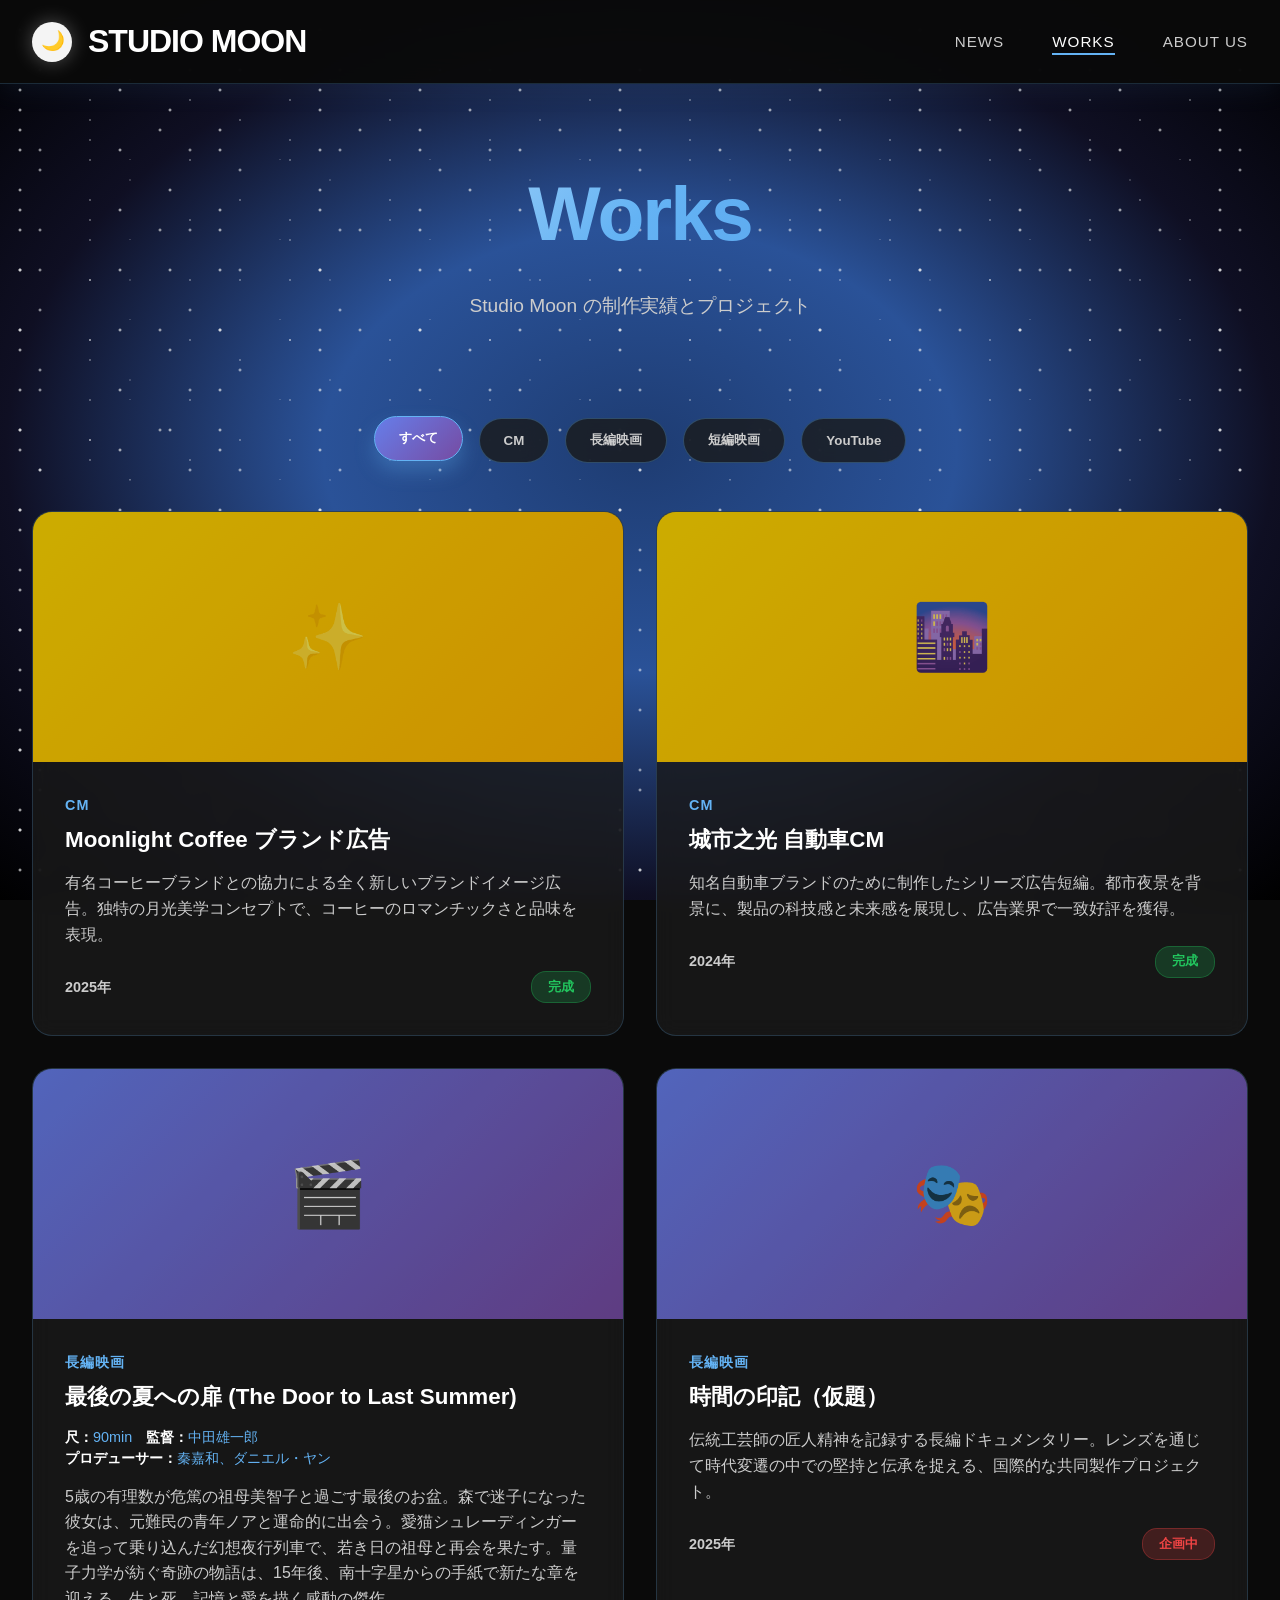
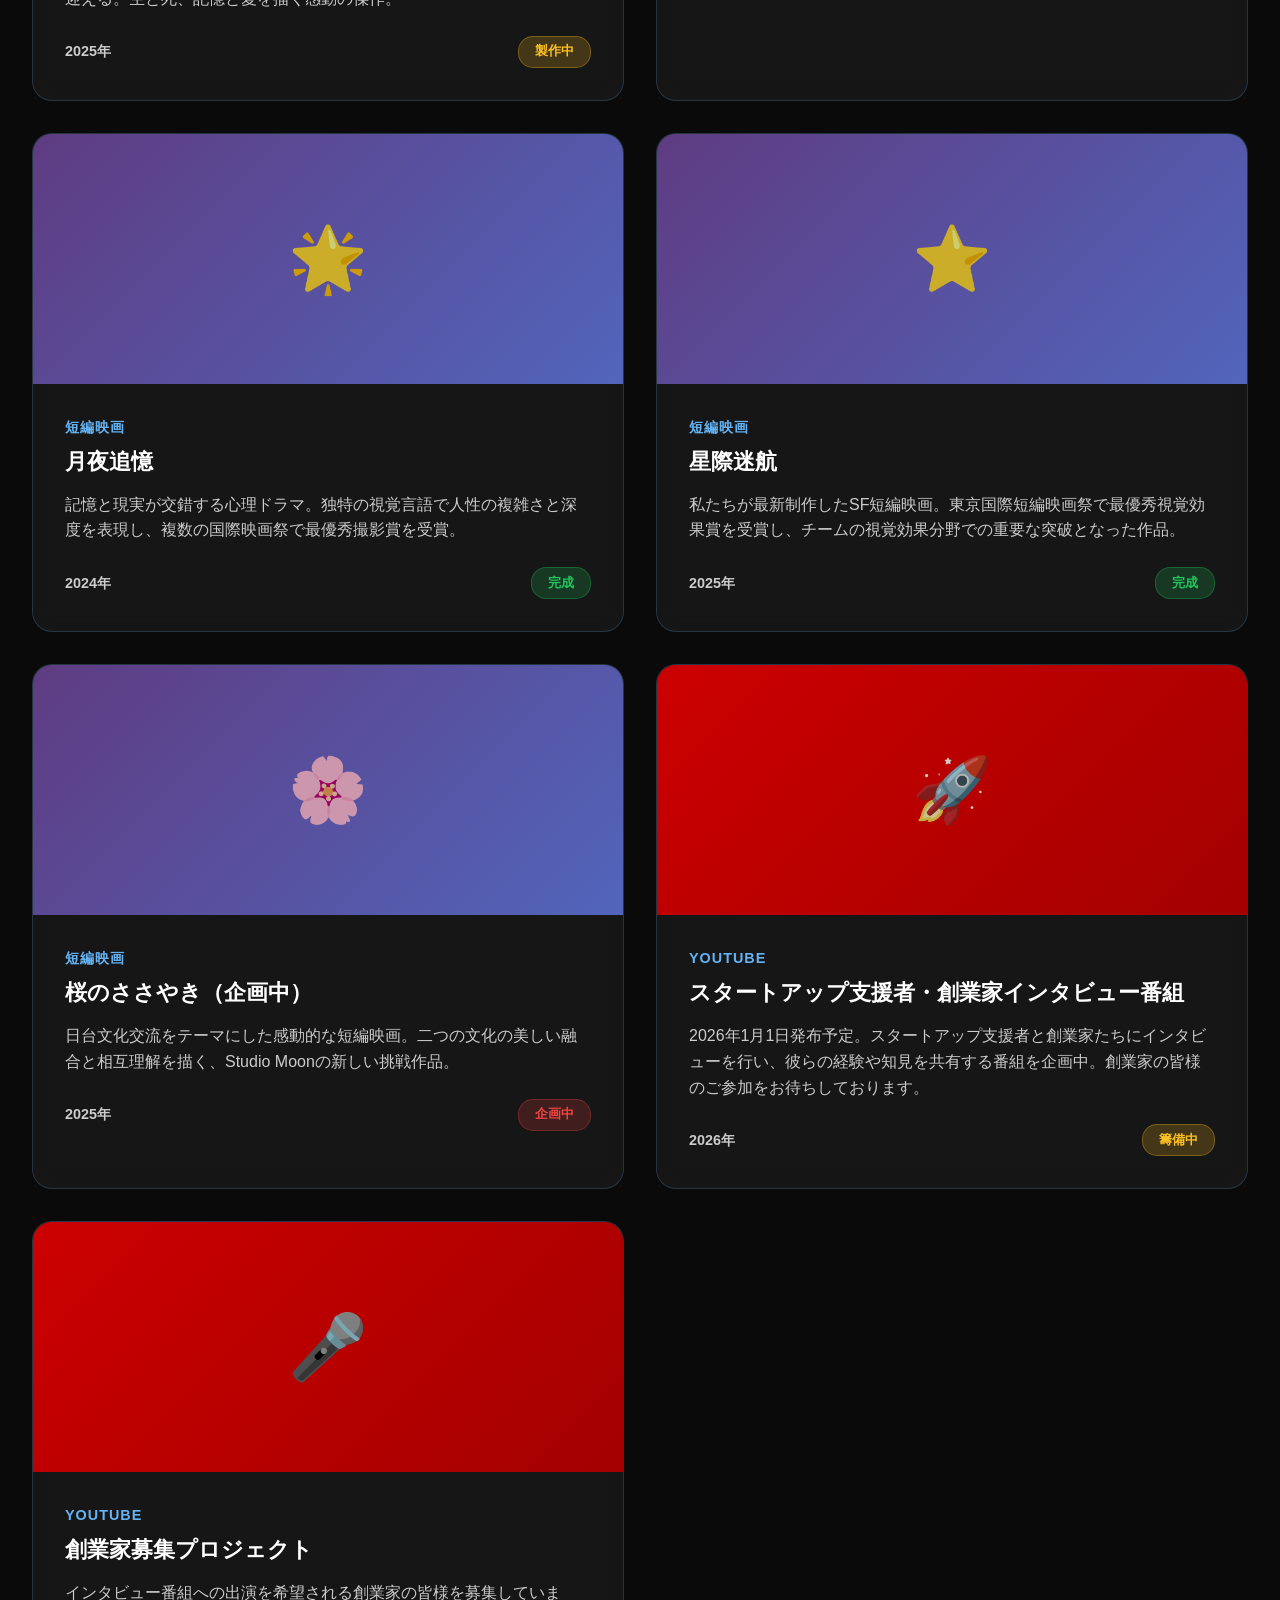
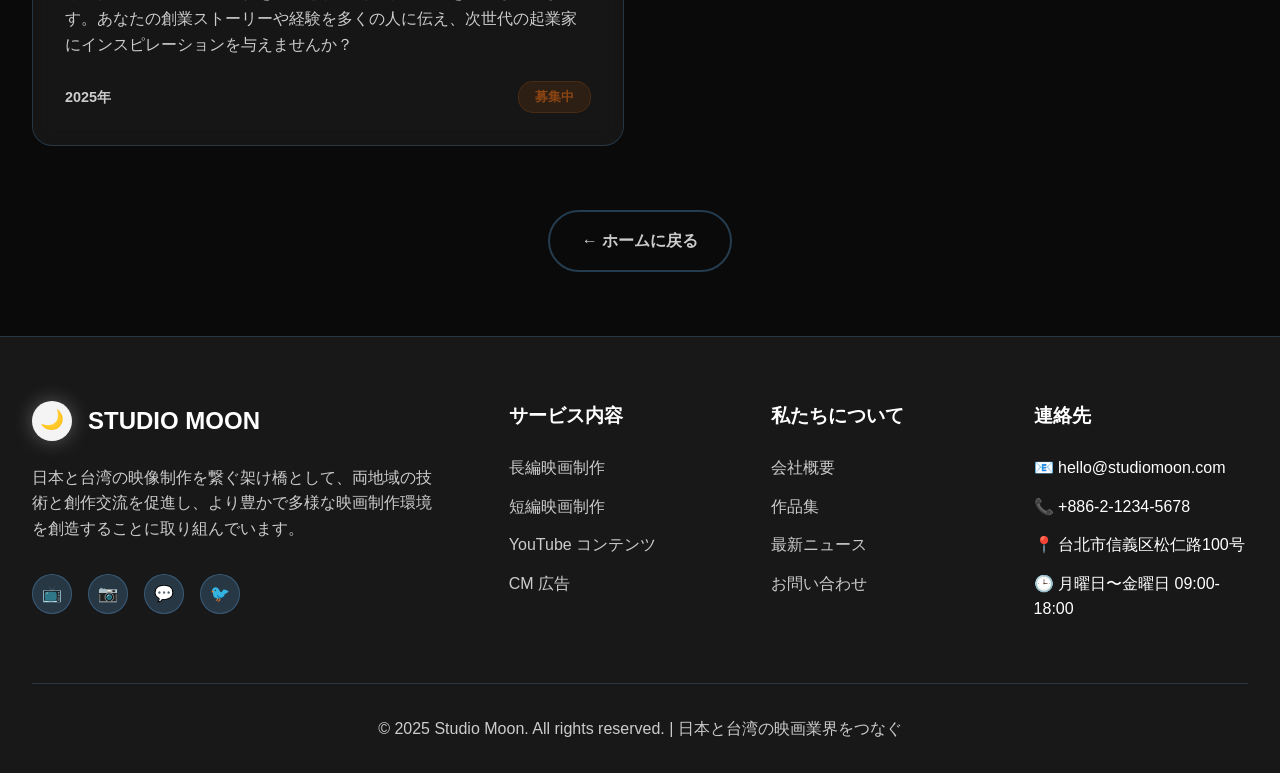
<file: works.html>
<!DOCTYPE html>
<html lang="ja">
<head>
    <meta charset="UTF-8">
    <meta name="viewport" content="width=device-width, initial-scale=1.0">
    <title>Works | Studio Moon</title>
    <style>
        * {
            margin: 0;
            padding: 0;
            box-sizing: border-box;
        }

        :root {
            --primary-color: #0a0a0a;
            --secondary-color: #1a1a1a;
            --accent-color: #64b3f4;
            --moon-color: #f4f4f4;
            --earth-color: #4a90e2;
            --text-light: #ffffff;
            --text-gray: #cccccc;
            --gradient-primary: linear-gradient(135deg, #667eea 0%, #764ba2 100%);
            --space-gradient: radial-gradient(ellipse at center, #1e3c72 0%, #2a5298 35%, #0f0f23 70%, #000000 100%);
        }

        body {
            font-family: 'Helvetica Neue', Arial, sans-serif;
            line-height: 1.6;
            color: var(--text-light);
            background: var(--primary-color);
            overflow-x: hidden;
            min-height: 100vh;
        }

        /* Stars Background */
        .stars-container {
            position: fixed;
            top: 0;
            left: 0;
            width: 100%;
            height: 100%;
            z-index: -1;
            background: var(--space-gradient);
        }

        .stars {
            position: absolute;
            top: 0;
            left: 0;
            width: 100%;
            height: 100%;
            background-image: 
                radial-gradient(2px 2px at 20px 30px, #eee, transparent),
                radial-gradient(2px 2px at 40px 70px, rgba(255,255,255,0.8), transparent),
                radial-gradient(1px 1px at 90px 40px, #fff, transparent),
                radial-gradient(1px 1px at 130px 80px, rgba(255,255,255,0.6), transparent),
                radial-gradient(2px 2px at 160px 30px, #ddd, transparent);
            background-repeat: repeat;
            background-size: 200px 100px;
            animation: sparkle 3s linear infinite;
        }

        .stars:nth-child(2) {
            background-size: 150px 80px;
            animation: sparkle 4s linear infinite reverse;
        }

        .stars:nth-child(3) {
            background-size: 100px 60px;
            animation: sparkle 5s linear infinite;
        }

        /* Navigation */
        .navbar {
            position: fixed;
            top: 0;
            width: 100%;
            padding: 1rem 0;
            background: rgba(10, 10, 10, 0.95);
            backdrop-filter: blur(20px);
            z-index: 1000;
            border-bottom: 1px solid rgba(100, 179, 244, 0.2);
            box-shadow: 0 2px 30px rgba(100, 179, 244, 0.1);
        }

        .nav-container {
            max-width: 1400px;
            margin: 0 auto;
            display: flex;
            justify-content: space-between;
            align-items: center;
            padding: 0 2rem;
        }

        .logo {
            font-size: 2rem;
            font-weight: 800;
            color: var(--text-light);
            text-decoration: none;
            display: flex;
            align-items: center;
            letter-spacing: -1px;
        }

        .logo-icon {
            width: 40px;
            height: 40px;
            background: var(--moon-color);
            border-radius: 50%;
            display: flex;
            align-items: center;
            justify-content: center;
            margin-right: 1rem;
            font-size: 1.2rem;
            box-shadow: 0 0 20px rgba(244, 244, 244, 0.3);
        }

        .nav-menu {
            display: flex;
            list-style: none;
            gap: 3rem;
        }

        .nav-menu a {
            color: var(--text-gray);
            text-decoration: none;
            font-weight: 500;
            font-size: 0.95rem;
            text-transform: uppercase;
            letter-spacing: 1px;
            transition: all 0.3s ease;
            position: relative;
        }

        .nav-menu a.active,
        .nav-menu a:hover {
            color: var(--text-light);
        }

        .nav-menu a.active::after,
        .nav-menu a:hover::after {
            content: '';
            position: absolute;
            bottom: -5px;
            left: 0;
            width: 100%;
            height: 2px;
            background: var(--accent-color);
        }

        /* Main Content */
        .main-content {
            padding-top: 120px;
            min-height: 100vh;
        }

        .container {
            max-width: 1400px;
            margin: 0 auto;
            padding: 0 2rem;
        }

        /* Page Header */
        .page-header {
            text-align: center;
            margin-bottom: 4rem;
            padding: 2rem 0;
        }

        .page-title {
            font-size: clamp(3rem, 6vw, 5rem);
            font-weight: 900;
            margin-bottom: 1rem;
            background: linear-gradient(135deg, #ffffff 0%, #64b3f4 50%, #4a90e2 100%);
            background-clip: text;
            -webkit-background-clip: text;
            -webkit-text-fill-color: transparent;
            letter-spacing: -2px;
        }

        .page-subtitle {
            font-size: 1.2rem;
            color: var(--text-gray);
            font-weight: 300;
        }

        /* Filter Categories */
        .filter-categories {
            display: flex;
            justify-content: center;
            gap: 1rem;
            margin-bottom: 3rem;
            flex-wrap: wrap;
        }

        .filter-btn {
            background: rgba(26, 26, 26, 0.8);
            border: 1px solid rgba(100, 179, 244, 0.3);
            color: var(--text-gray);
            padding: 0.8rem 1.5rem;
            border-radius: 25px;
            cursor: pointer;
            transition: all 0.3s ease;
            font-weight: 600;
            backdrop-filter: blur(10px);
        }

        .filter-btn.active,
        .filter-btn:hover {
            background: var(--gradient-primary);
            color: white;
            border-color: var(--accent-color);
            transform: translateY(-2px);
            box-shadow: 0 10px 20px rgba(100, 179, 244, 0.3);
        }

        /* Works Grid */
        .works-grid {
            display: grid;
            grid-template-columns: repeat(auto-fit, minmax(400px, 1fr));
            gap: 2rem;
            margin-bottom: 4rem;
        }

        .work-item {
            background: rgba(26, 26, 26, 0.8);
            border: 1px solid rgba(100, 179, 244, 0.2);
            border-radius: 20px;
            overflow: hidden;
            transition: all 0.4s ease;
            backdrop-filter: blur(10px);
            cursor: pointer;
        }

        .work-item:hover {
            transform: translateY(-10px);
            border-color: var(--accent-color);
            box-shadow: 0 25px 50px rgba(100, 179, 244, 0.2);
        }

        .work-image {
            height: 250px;
            position: relative;
            overflow: hidden;
            display: flex;
            align-items: center;
            justify-content: center;
            font-size: 4rem;
            background: var(--gradient-primary);
        }

        .work-image.movie {
            background: linear-gradient(135deg, #667eea, #764ba2);
        }

        .work-image.youtube {
            background: linear-gradient(135deg, #ff0000, #cc0000);
        }

        .work-image.cm {
            background: linear-gradient(135deg, #ffd700, #ffb300);
        }

        .work-image.short-film {
            background: linear-gradient(135deg, #764ba2, #667eea);
        }

        .work-image::before {
            content: '';
            position: absolute;
            top: 0;
            left: 0;
            right: 0;
            bottom: 0;
            background: rgba(0, 0, 0, 0.2);
            transition: opacity 0.3s ease;
        }

        .work-item:hover .work-image::before {
            opacity: 0;
        }

        .work-content {
            padding: 2rem;
        }

        .work-category {
            color: var(--accent-color);
            font-size: 0.9rem;
            font-weight: 600;
            margin-bottom: 0.5rem;
            text-transform: uppercase;
            letter-spacing: 1px;
        }

        .work-title {
            font-size: 1.4rem;
            font-weight: 700;
            color: var(--text-light);
            margin-bottom: 1rem;
            line-height: 1.3;
        }

        .work-details {
            color: var(--accent-color);
            font-size: 0.9rem;
            margin-bottom: 1rem;
            line-height: 1.4;
        }

        .work-details strong {
            color: var(--text-light);
        }

        .work-description {
            color: var(--text-gray);
            line-height: 1.6;
            margin-bottom: 1.5rem;
        }

        .work-meta {
            display: flex;
            justify-content: space-between;
            align-items: center;
            font-size: 0.9rem;
            color: var(--text-gray);
        }

        .work-year {
            font-weight: 600;
        }

        .work-status {
            padding: 0.3rem 1rem;
            border-radius: 15px;
            font-size: 0.8rem;
            font-weight: 600;
        }

        .status-completed {
            background: rgba(34, 197, 94, 0.2);
            color: #22c55e;
            border: 1px solid rgba(34, 197, 94, 0.3);
        }

        .status-in-progress {
            background: rgba(251, 191, 36, 0.2);
            color: #fbbf24;
            border: 1px solid rgba(251, 191, 36, 0.3);
        }

        .status-upcoming {
            background: rgba(239, 68, 68, 0.2);
            color: #ef4444;
            border: 1px solid rgba(239, 68, 68, 0.3);
        }

        .status-recruiting {
            background: rgba(139, 69, 19, 0.2);
            color: #8b4513;
            border: 1px solid rgba(139, 69, 19, 0.3);
        }

        /* Back to Home */
        .back-link {
            text-align: center;
            margin: 3rem 0;
        }

        .btn-back {
            color: var(--text-gray);
            text-decoration: none;
            font-weight: 600;
            transition: all 0.3s ease;
            padding: 1rem 2rem;
            border: 2px solid rgba(100, 179, 244, 0.3);
            border-radius: 50px;
            display: inline-block;
        }

        .btn-back:hover {
            color: var(--text-light);
            border-color: var(--accent-color);
            background: rgba(100, 179, 244, 0.1);
        }

        /* Footer */
        .footer {
            background: rgba(26, 26, 26, 0.95);
            padding: 4rem 0 2rem;
            border-top: 1px solid rgba(100, 179, 244, 0.2);
            backdrop-filter: blur(10px);
            margin-top: 4rem;
        }

        .footer-content {
            max-width: 1400px;
            margin: 0 auto;
            padding: 0 2rem;
        }

        .footer-main {
            display: grid;
            grid-template-columns: 2fr 1fr 1fr 1fr;
            gap: 3rem;
            margin-bottom: 3rem;
        }

        .footer-brand {
            max-width: 400px;
        }

        .footer-logo {
            display: flex;
            align-items: center;
            margin-bottom: 1.5rem;
            color: var(--text-light);
            text-decoration: none;
        }

        .footer-logo .logo-icon {
            margin-right: 1rem;
        }

        .footer-logo-text {
            font-size: 1.5rem;
            font-weight: 800;
        }

        .footer-description {
            color: var(--text-gray);
            line-height: 1.6;
            margin-bottom: 2rem;
        }

        .footer-section h4 {
            color: var(--text-light);
            font-size: 1.2rem;
            font-weight: 700;
            margin-bottom: 1.5rem;
        }

        .footer-links {
            list-style: none;
        }

        .footer-links li {
            margin-bottom: 0.8rem;
        }

        .footer-links a {
            color: var(--text-gray);
            text-decoration: none;
            transition: color 0.3s ease;
        }

        .footer-links a:hover {
            color: var(--accent-color);
        }

        .footer-social {
            display: flex;
            gap: 1rem;
            margin-top: 1rem;
        }

        .social-link {
            width: 40px;
            height: 40px;
            background: rgba(100, 179, 244, 0.2);
            border-radius: 50%;
            display: flex;
            align-items: center;
            justify-content: center;
            color: var(--text-light);
            text-decoration: none;
            transition: all 0.3s ease;
            border: 1px solid rgba(100, 179, 244, 0.3);
        }

        .social-link:hover {
            background: var(--accent-color);
            transform: translateY(-3px);
            box-shadow: 0 10px 20px rgba(100, 179, 244, 0.3);
        }

        .footer-bottom {
            text-align: center;
            padding-top: 2rem;
            border-top: 1px solid rgba(100, 179, 244, 0.2);
            color: var(--text-gray);
        }

        /* Animations */
        @keyframes sparkle {
            0%, 100% { opacity: 1; }
            50% { opacity: 0.5; }
        }

        @keyframes fadeInUp {
            from {
                opacity: 0;
                transform: translateY(30px);
            }
            to {
                opacity: 1;
                transform: translateY(0);
            }
        }

        .work-item {
            animation: fadeInUp 0.6s ease forwards;
        }

        .work-item:nth-child(2) { animation-delay: 0.1s; }
        .work-item:nth-child(3) { animation-delay: 0.2s; }
        .work-item:nth-child(4) { animation-delay: 0.3s; }
        .work-item:nth-child(5) { animation-delay: 0.4s; }
        .work-item:nth-child(6) { animation-delay: 0.5s; }

        /* Mobile Responsive */
        @media (max-width: 768px) {
            .nav-menu {
                display: none;
            }

            .works-grid {
                grid-template-columns: 1fr;
            }

            .filter-categories {
                flex-direction: column;
                align-items: center;
            }

            .footer-main {
                grid-template-columns: 1fr;
                gap: 2rem;
                text-align: center;
            }

            .footer-social {
                justify-content: center;
            }
        }

        /* Custom scrollbar */
        ::-webkit-scrollbar {
            width: 8px;
        }

        ::-webkit-scrollbar-track {
            background: var(--primary-color);
        }

        ::-webkit-scrollbar-thumb {
            background: var(--gradient-primary);
            border-radius: 4px;
        }

        html {
            scroll-behavior: smooth;
        }
    </style>
</head>
<body>
    <!-- Stars Background -->
    <div class="stars-container">
        <div class="stars"></div>
        <div class="stars"></div>
        <div class="stars"></div>
    </div>

    <!-- Navigation -->
    <nav class="navbar">
        <div class="nav-container">
            <a href="index.html" class="logo">
                <div class="logo-icon">🌙</div>
                STUDIO MOON
            </a>
            <ul class="nav-menu">
                <li><a href="news.html">News</a></li>
                <li><a href="works.html" class="active">Works</a></li>
                <li><a href="about.html">About us</a></li>
            </ul>
        </div>
    </nav>

    <!-- Main Content -->
    <main class="main-content">
        <div class="container">
            <!-- Page Header -->
            <header class="page-header">
                <h1 class="page-title">Works</h1>
                <p class="page-subtitle">Studio Moon の制作実績とプロジェクト</p>
            </header>

            <!-- Filter Categories -->
            <div class="filter-categories">
                <button class="filter-btn active" data-filter="all">すべて</button>
                <button class="filter-btn" data-filter="cm">CM</button>
                <button class="filter-btn" data-filter="movie">長編映画</button>
                <button class="filter-btn" data-filter="short-film">短編映画</button>
                <button class="filter-btn" data-filter="youtube">YouTube</button>
            </div>

            <!-- Works Grid -->
            <div class="works-grid" id="worksGrid">
                <!-- CM作品 -->
                <div class="work-item" data-category="cm">
                    <div class="work-image cm">✨</div>
                    <div class="work-content">
                        <div class="work-category">CM</div>
                        <h3 class="work-title">Moonlight Coffee ブランド広告</h3>
                        <p class="work-description">有名コーヒーブランドとの協力による全く新しいブランドイメージ広告。独特の月光美学コンセプトで、コーヒーのロマンチックさと品味を表現。</p>
                        <div class="work-meta">
                            <span class="work-year">2025年</span>
                            <span class="work-status status-completed">完成</span>
                        </div>
                    </div>
                </div>

                <div class="work-item" data-category="cm">
                    <div class="work-image cm">🌆</div>
                    <div class="work-content">
                        <div class="work-category">CM</div>
                        <h3 class="work-title">城市之光 自動車CM</h3>
                        <p class="work-description">知名自動車ブランドのために制作したシリーズ広告短編。都市夜景を背景に、製品の科技感と未来感を展現し、広告業界で一致好評を獲得。</p>
                        <div class="work-meta">
                            <span class="work-year">2024年</span>
                            <span class="work-status status-completed">完成</span>
                        </div>
                    </div>
                </div>

                <!-- 長編映画作品 -->
                <div class="work-item" data-category="movie">
                    <div class="work-image movie">🎬</div>
                    <div class="work-content">
                        <div class="work-category">長編映画</div>
                        <h3 class="work-title">最後の夏への扉 (The Door to Last Summer)</h3>
                        <div class="work-details">
                            <p><strong>尺：</strong>90min　<strong>監督：</strong>中田雄一郎</p>
                            <p><strong>プロデューサー：</strong>秦嘉和、ダニエル・ヤン</p>
                        </div>
                        <p class="work-description">5歳の有理数が危篤の祖母美智子と過ごす最後のお盆。森で迷子になった彼女は、元難民の青年ノアと運命的に出会う。愛猫シュレーディンガーを追って乗り込んだ幻想夜行列車で、若き日の祖母と再会を果たす。量子力学が紡ぐ奇跡の物語は、15年後、南十字星からの手紙で新たな章を迎える。生と死、記憶と愛を描く感動の傑作。</p>
                        <div class="work-meta">
                            <span class="work-year">2025年</span>
                            <span class="work-status status-in-progress">製作中</span>
                        </div>
                    </div>
                </div>

                <div class="work-item" data-category="movie">
                    <div class="work-image movie">🎭</div>
                    <div class="work-content">
                        <div class="work-category">長編映画</div>
                        <h3 class="work-title">時間の印記（仮題）</h3>
                        <p class="work-description">伝統工芸師の匠人精神を記録する長編ドキュメンタリー。レンズを通じて時代変遷の中での堅持と伝承を捉える、国際的な共同製作プロジェクト。</p>
                        <div class="work-meta">
                            <span class="work-year">2025年</span>
                            <span class="work-status status-upcoming">企画中</span>
                        </div>
                    </div>
                </div>

                <!-- 短編映画作品 -->
                <div class="work-item" data-category="short-film">
                    <div class="work-image short-film">🌟</div>
                    <div class="work-content">
                        <div class="work-category">短編映画</div>
                        <h3 class="work-title">月夜追憶</h3>
                        <p class="work-description">記憶と現実が交錯する心理ドラマ。独特の視覚言語で人性の複雑さと深度を表現し、複数の国際映画祭で最優秀撮影賞を受賞。</p>
                        <div class="work-meta">
                            <span class="work-year">2024年</span>
                            <span class="work-status status-completed">完成</span>
                        </div>
                    </div>
                </div>

                <div class="work-item" data-category="short-film">
                    <div class="work-image short-film">⭐</div>
                    <div class="work-content">
                        <div class="work-category">短編映画</div>
                        <h3 class="work-title">星際迷航</h3>
                        <p class="work-description">私たちが最新制作したSF短編映画。東京国際短編映画祭で最優秀視覚効果賞を受賞し、チームの視覚効果分野での重要な突破となった作品。</p>
                        <div class="work-meta">
                            <span class="work-year">2025年</span>
                            <span class="work-status status-completed">完成</span>
                        </div>
                    </div>
                </div>

                <div class="work-item" data-category="short-film">
                    <div class="work-image short-film">🌸</div>
                    <div class="work-content">
                        <div class="work-category">短編映画</div>
                        <h3 class="work-title">桜のささやき（企画中）</h3>
                        <p class="work-description">日台文化交流をテーマにした感動的な短編映画。二つの文化の美しい融合と相互理解を描く、Studio Moonの新しい挑戦作品。</p>
                        <div class="work-meta">
                            <span class="work-year">2025年</span>
                            <span class="work-status status-upcoming">企画中</span>
                        </div>
                    </div>
                </div>

                <!-- YouTube作品 -->
                <div class="work-item" data-category="youtube">
                    <div class="work-image youtube">🚀</div>
                    <div class="work-content">
                        <div class="work-category">YouTube</div>
                        <h3 class="work-title">スタートアップ支援者・創業家インタビュー番組</h3>
                        <p class="work-description">2026年1月1日発布予定。スタートアップ支援者と創業家たちにインタビューを行い、彼らの経験や知見を共有する番組を企画中。創業家の皆様のご参加をお待ちしております。</p>
                        <div class="work-meta">
                            <span class="work-year">2026年</span>
                            <span class="work-status status-in-progress">籌備中</span>
                        </div>
                    </div>
                </div>

                <div class="work-item" data-category="youtube">
                    <div class="work-image youtube">🎤</div>
                    <div class="work-content">
                        <div class="work-category">YouTube</div>
                        <h3 class="work-title">創業家募集プロジェクト</h3>
                        <p class="work-description">インタビュー番組への出演を希望される創業家の皆様を募集しています。あなたの創業ストーリーや経験を多くの人に伝え、次世代の起業家にインスピレーションを与えませんか？</p>
                        <div class="work-meta">
                            <span class="work-year">2025年</span>
                            <span class="work-status status-recruiting">募集中</span>
                        </div>
                    </div>
                </div>
            </div>

            <!-- Back to Home -->
            <div class="back-link">
                <a href="index.html" class="btn-back">← ホームに戻る</a>
            </div>
        </div>
    </main>

    <!-- Footer -->
    <footer class="footer">
        <div class="footer-content">
            <div class="footer-main">
                <div class="footer-brand">
                    <a href="index.html" class="footer-logo">
                        <div class="logo-icon">🌙</div>
                        <span class="footer-logo-text">STUDIO MOON</span>
                    </a>
                    <p class="footer-description">
                        日本と台湾の映像制作を繋ぐ架け橋として、両地域の技術と創作交流を促進し、より豊かで多様な映画制作環境を創造することに取り組んでいます。
                    </p>
                    <div class="footer-social">
                        <a href="#" class="social-link" title="YouTube">📺</a>
                        <a href="#" class="social-link" title="Instagram">📷</a>
                        <a href="#" class="social-link" title="Discord">💬</a>
                        <a href="#" class="social-link" title="Twitter">🐦</a>
                    </div>
                </div>
                
                <div class="footer-section">
                    <h4>サービス内容</h4>
                    <ul class="footer-links">
                        <li><a href="#">長編映画制作</a></li>
                        <li><a href="#">短編映画制作</a></li>
                        <li><a href="#">YouTube コンテンツ</a></li>
                        <li><a href="#">CM 広告</a></li>
                    </ul>
                </div>
                
                <div class="footer-section">
                    <h4>私たちについて</h4>
                    <ul class="footer-links">
                        <li><a href="about.html">会社概要</a></li>
                        <li><a href="works.html">作品集</a></li>
                        <li><a href="news.html">最新ニュース</a></li>
                        <li><a href="#">お問い合わせ</a></li>
                    </ul>
                </div>
                
                <div class="footer-section">
                    <h4>連絡先</h4>
                    <ul class="footer-links">
                        <li>📧 hello@studiomoon.com</li>
                        <li>📞 +886-2-1234-5678</li>
                        <li>📍 台北市信義区松仁路100号</li>
                        <li>🕒 月曜日〜金曜日 09:00-18:00</li>
                    </ul>
                </div>
            </div>
            
            <div class="footer-bottom">
                <p>&copy; 2025 Studio Moon. All rights reserved. | 日本と台湾の映画業界をつなぐ</p>
            </div>
        </div>
    </footer>

    <script>
        // Filter functionality
        const filterBtns = document.querySelectorAll('.filter-btn');
        const workItems = document.querySelectorAll('.work-item');

        filterBtns.forEach(btn => {
            btn.addEventListener('click', () => {
                // Remove active class from all buttons
                filterBtns.forEach(b => b.classList.remove('active'));
                // Add active class to clicked button
                btn.classList.add('active');

                const filterValue = btn.getAttribute('data-filter');

                workItems.forEach(item => {
                    if (filterValue === 'all' || item.getAttribute('data-category') === filterValue) {
                        item.style.display = 'block';
                        item.style.animation = 'fadeInUp 0.6s ease forwards';
                    } else {
                        item.style.display = 'none';
                    }
                });
            });
        });

        // Work item click handlers (can be extended for modal or detail views)
        workItems.forEach(item => {
            item.addEventListener('click', () => {
                // Add click effect
                item.style.transform = 'translateY(-10px) scale(1.02)';
                setTimeout(() => {
                    item.style.transform = 'translateY(-10px) scale(1)';
                }, 200);
            });
        });
    </script>
</body>
</html>
</file>
